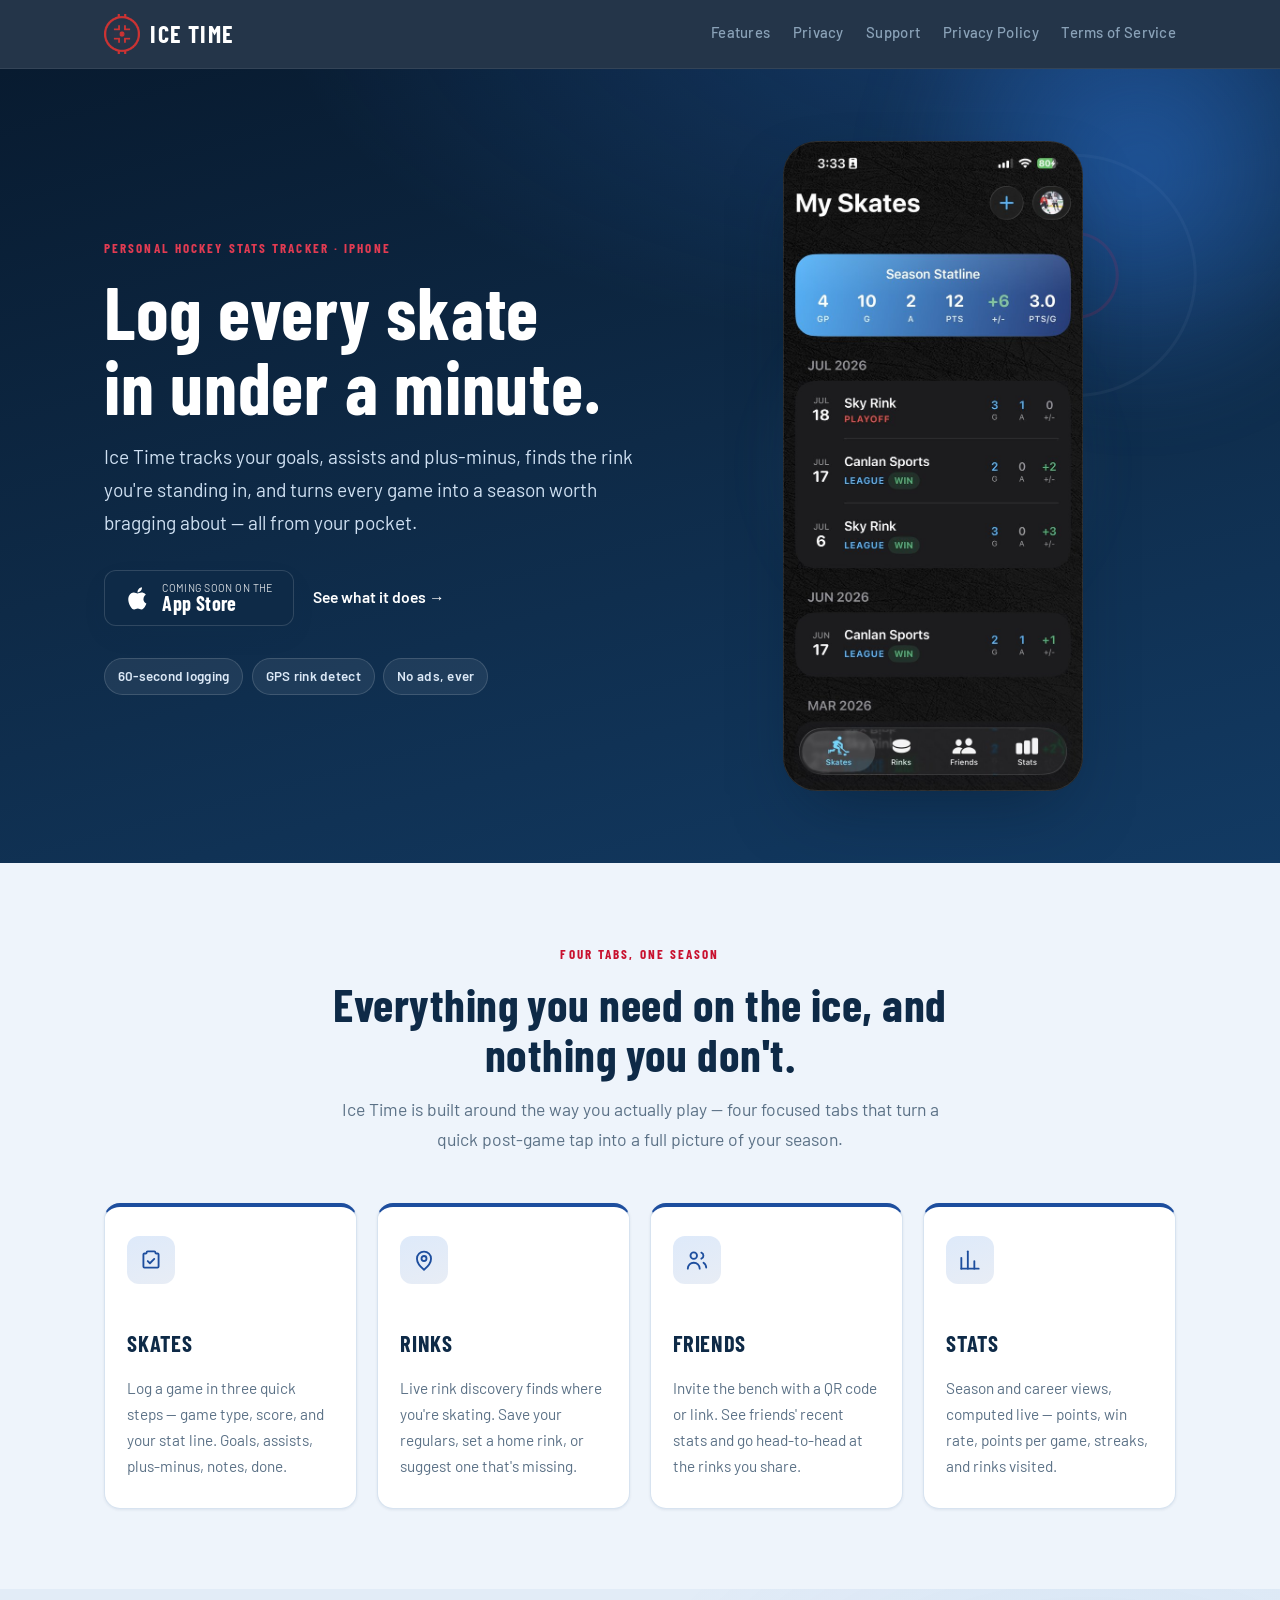
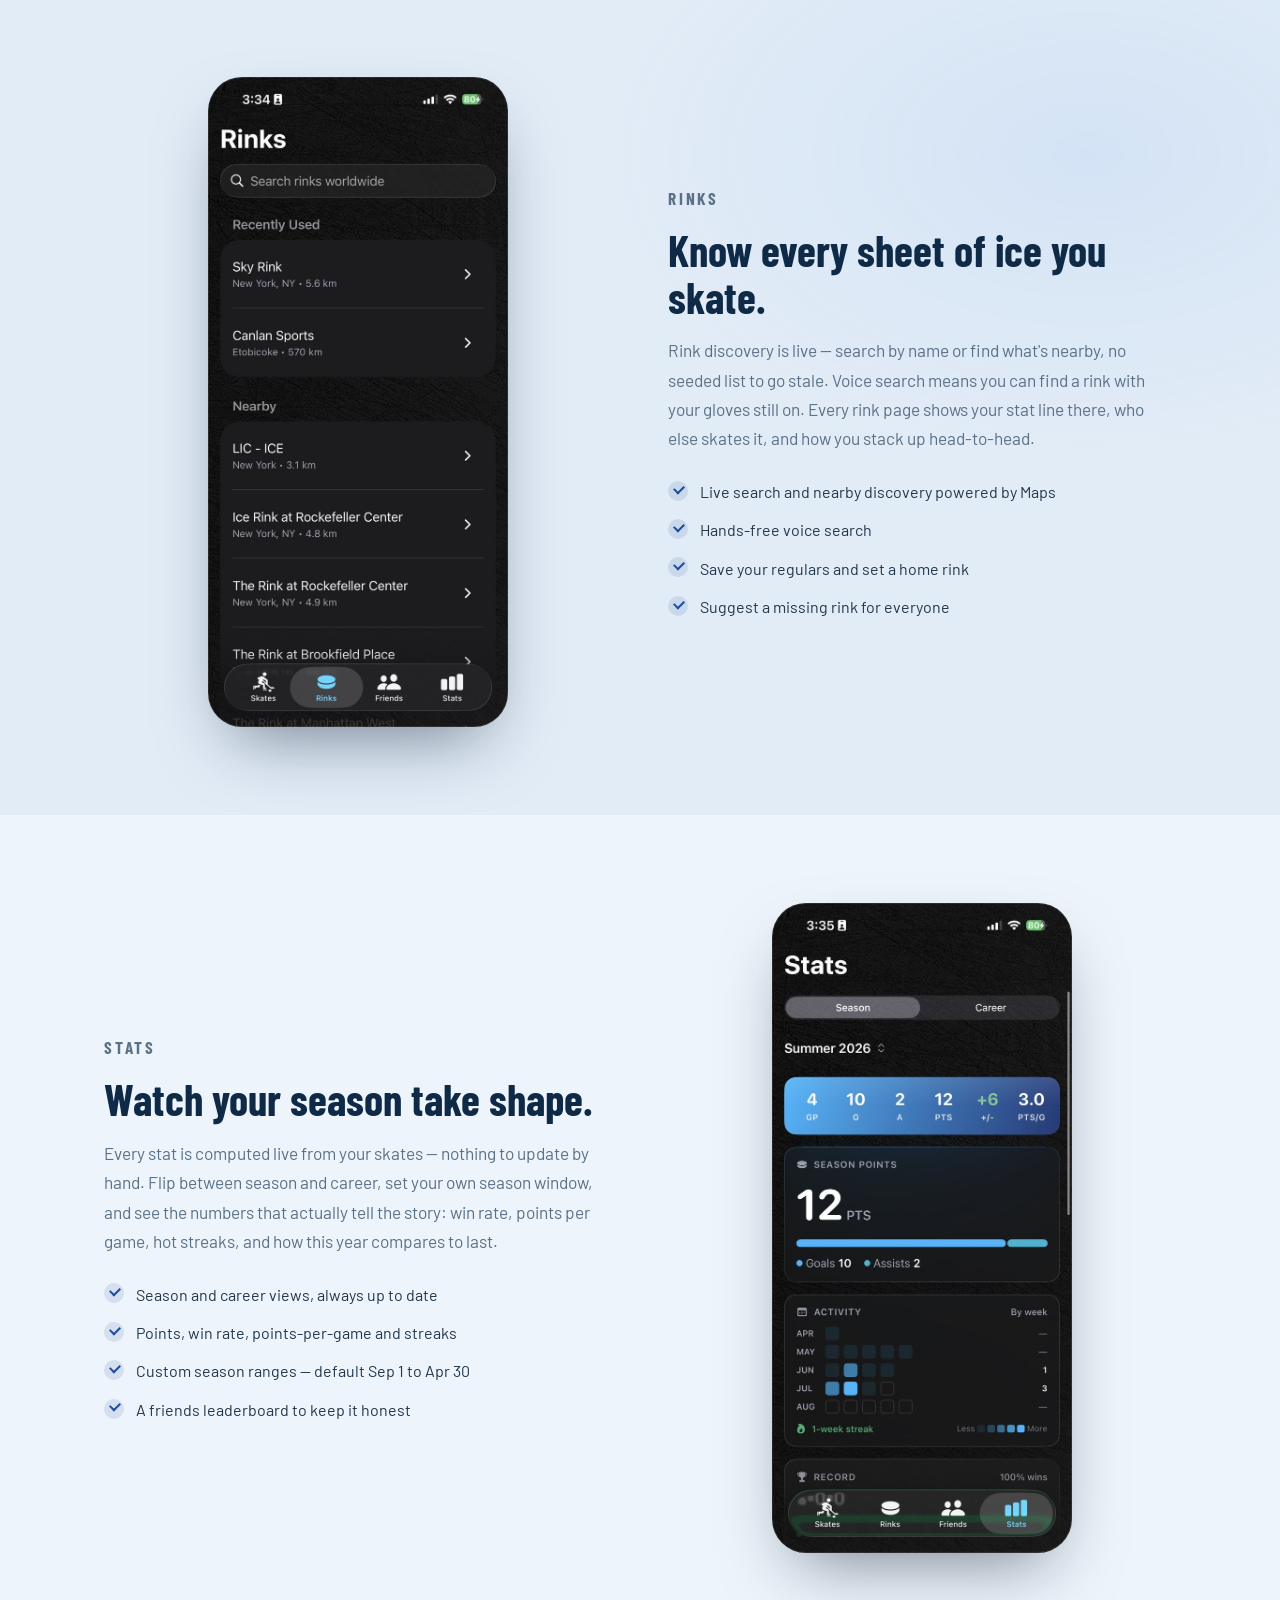
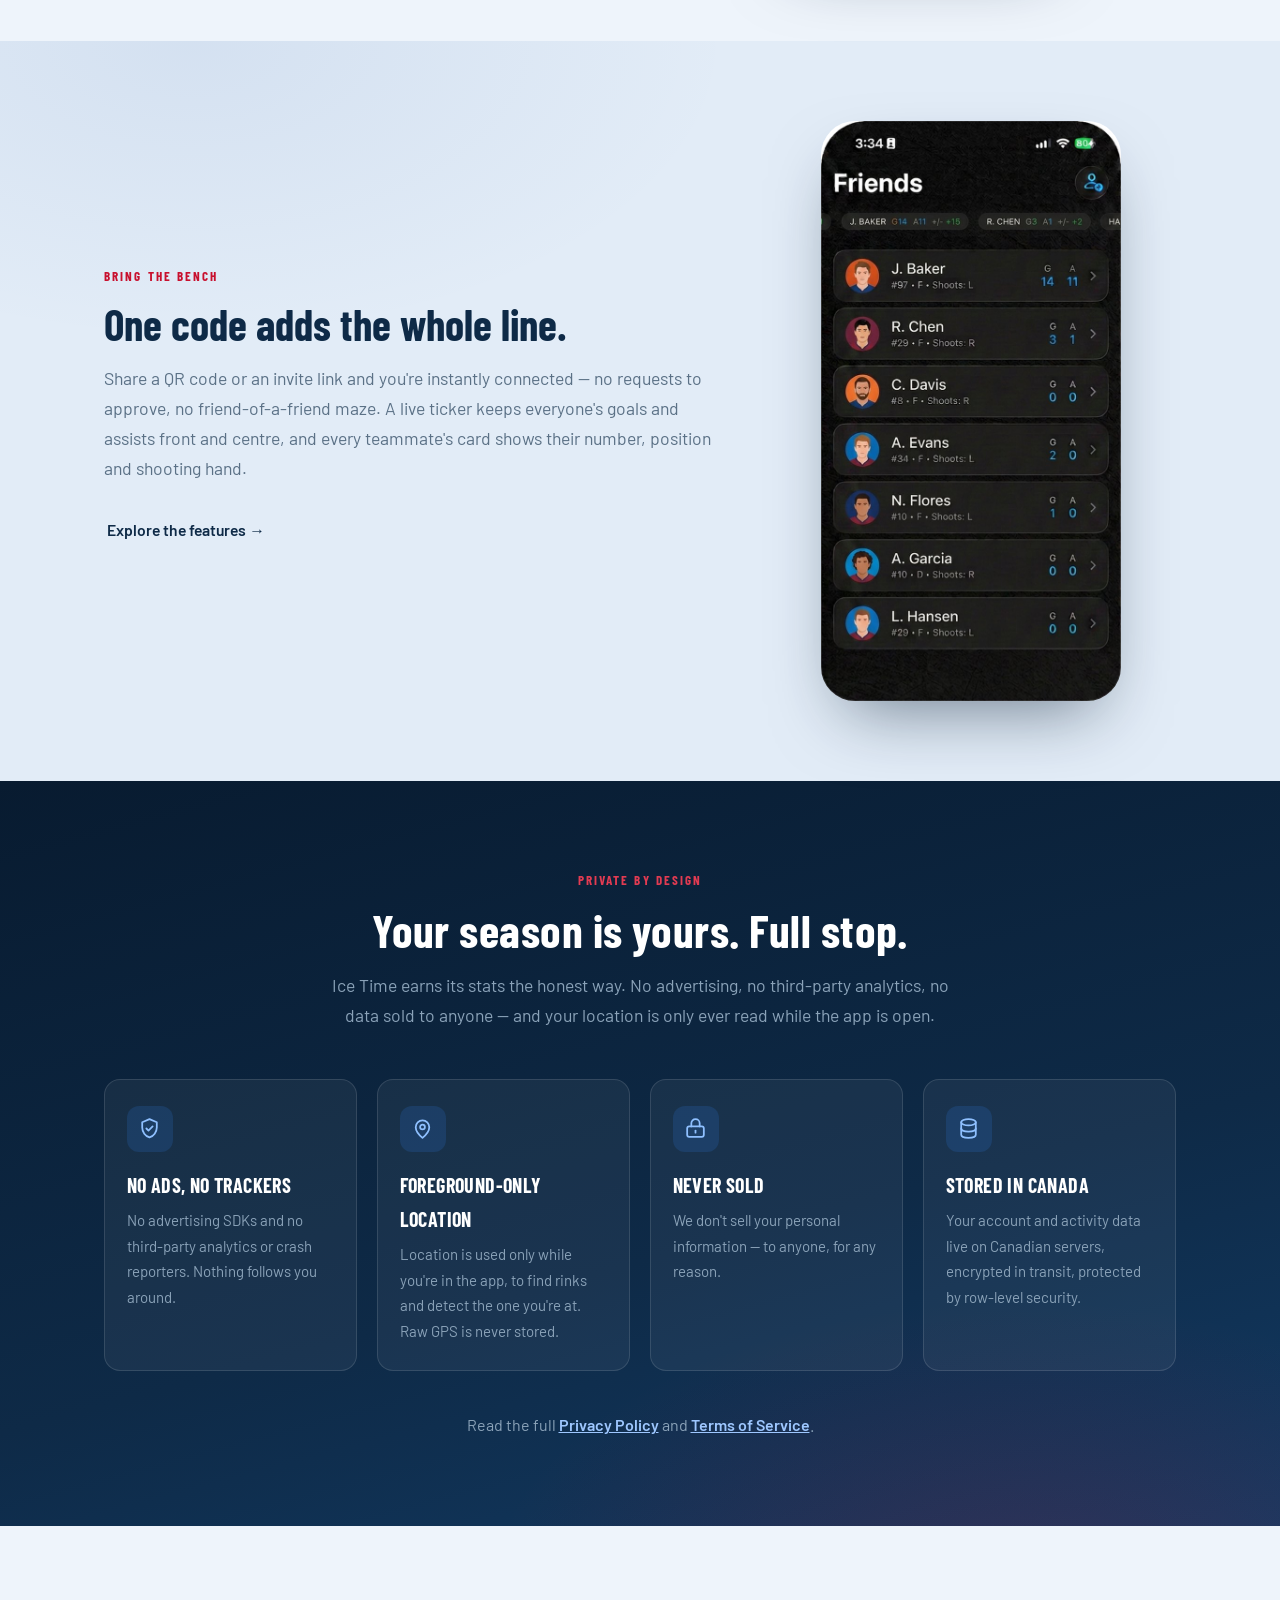
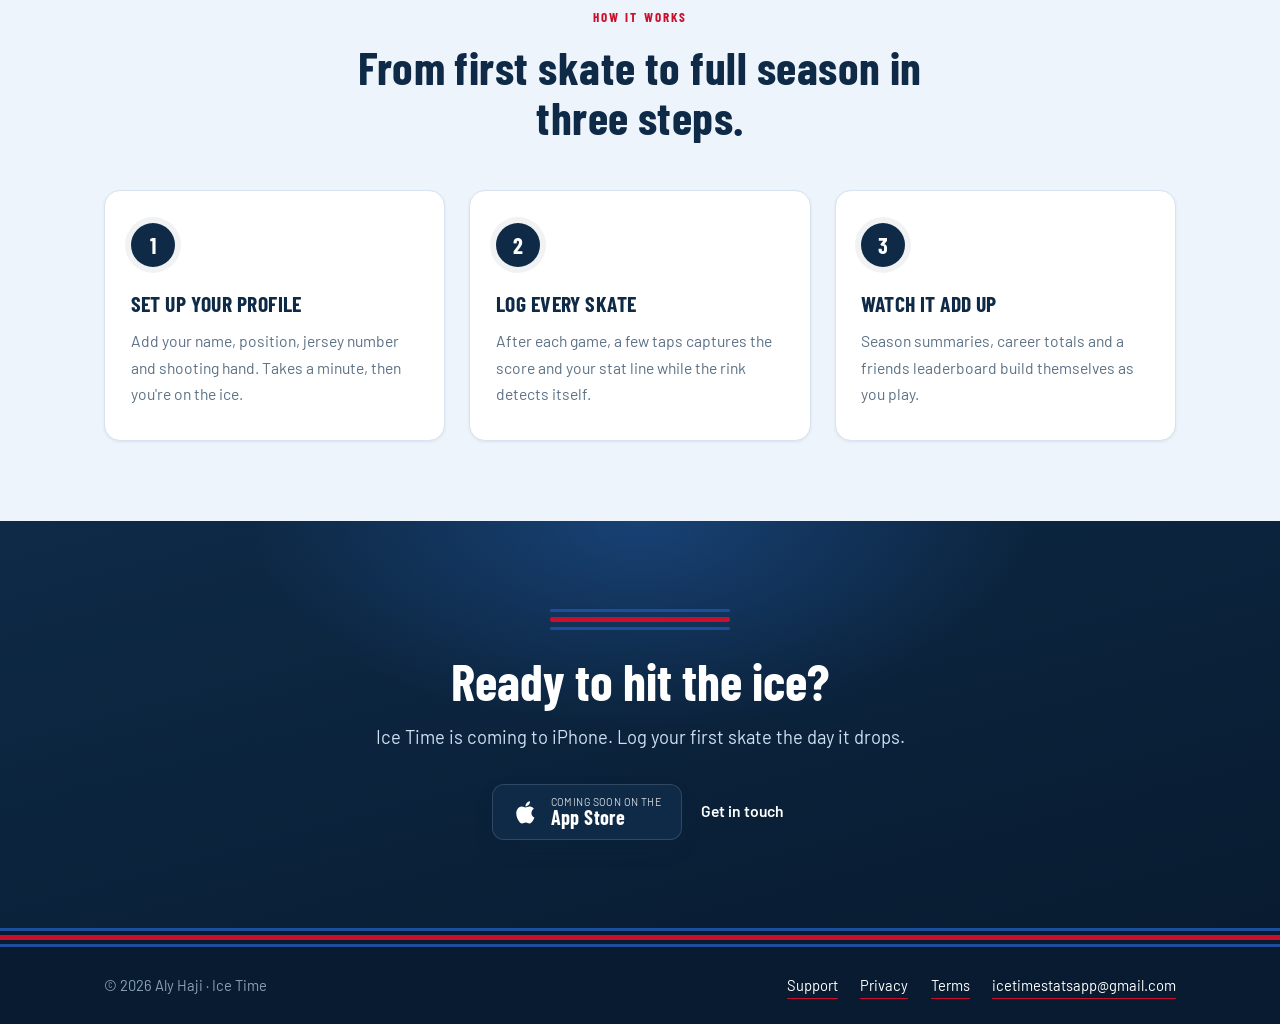
<file: index.html>
<!DOCTYPE html>
<html lang="en">
<head>
  <meta charset="UTF-8">
  <meta name="viewport" content="width=device-width, initial-scale=1.0">
  <meta name="description" content="Ice Time is a personal hockey stats tracker for iPhone. Log every skate in under 60 seconds, track goals, assists and plus-minus, find the rink you're at, skate with friends, and watch your season take shape.">
  <meta name="theme-color" content="#0e2a47">
  <title>Ice Time — Personal Hockey Stats Tracker for iPhone</title>

  <!-- Open Graph / social -->
  <meta property="og:type" content="website">
  <meta property="og:title" content="Ice Time — Personal Hockey Stats Tracker">
  <meta property="og:description" content="Log every skate in under 60 seconds. Track your goals, assists and plus-minus, find your rink, and watch your season take shape.">

  <link rel="icon" href="images/favicon-32.png" sizes="32x32">
  <link rel="icon" href="images/favicon-512.png" sizes="512x512">
  <link rel="apple-touch-icon" href="images/apple-touch-icon.png">
  <link rel="preconnect" href="https://fonts.googleapis.com">
  <link rel="preconnect" href="https://fonts.gstatic.com" crossorigin>
  <link href="https://fonts.googleapis.com/css2?family=Barlow+Condensed:wght@600;700&family=Barlow:wght@400;500;600&display=swap" rel="stylesheet">
  <link rel="stylesheet" href="style.css">
</head>
<body>

  <header class="site-header">
    <div class="wrap">
      <a class="brand" href="index.html">
        <img class="brand-mark" src="images/logo.png" width="231" height="256" alt="" aria-hidden="true">
        <span class="brand-name">Ice Time</span>
      </a>
      <nav class="site-nav" aria-label="Site">
        <a href="#features">Features</a>
        <a href="#privacy">Privacy</a>
        <a href="support.html">Support</a>
        <a href="privacy.html">Privacy Policy</a>
        <a href="terms.html">Terms of Service</a>
      </nav>
    </div>
  </header>

  <main class="mkt">

    <!-- ============ HERO ============ -->
    <section class="mkt-hero">
      <div class="mkt-hero__glow" aria-hidden="true"></div>
      <div class="mkt-hero__inner container">
        <div class="mkt-hero__copy">
          <p class="eyebrow">Personal hockey stats tracker · iPhone</p>
          <h1>Log every skate<br>in under a minute.</h1>
          <p class="lede">Ice Time tracks your goals, assists and plus-minus, finds the rink you're standing in, and turns every game into a season worth bragging about — all from your pocket.</p>
          <div class="cta-row">
            <!-- TODO: replace href with your live App Store URL when the app launches -->
            <a class="appstore-badge" href="#" aria-label="Coming soon to the App Store">
              <svg class="appstore-badge__logo" viewBox="0 0 24 24" aria-hidden="true" focusable="false">
                <path fill="currentColor" d="M17.05 12.94c-.03-2.6 2.12-3.85 2.22-3.91-1.21-1.77-3.1-2.02-3.77-2.05-1.6-.16-3.13.94-3.94.94-.81 0-2.07-.92-3.4-.9-1.75.03-3.36 1.02-4.26 2.58-1.82 3.15-.47 7.82 1.3 10.38.86 1.25 1.89 2.66 3.24 2.6 1.3-.05 1.79-.84 3.36-.84 1.57 0 2.01.84 3.39.81 1.4-.02 2.29-1.27 3.15-2.53.99-1.45 1.4-2.85 1.42-2.93-.03-.01-2.72-1.04-2.75-4.13zM14.6 5.4c.72-.87 1.2-2.08 1.07-3.29-1.03.04-2.28.69-3.02 1.55-.66.77-1.24 2-1.09 3.18 1.15.09 2.32-.58 3.04-1.44z"/>
              </svg>
              <span class="appstore-badge__text">
                <small>Coming soon on the</small>
                <strong>App Store</strong>
              </span>
            </a>
            <a class="btn-ghost btn-ghost--dark" href="#features">See what it does →</a>
          </div>
          <ul class="hero-badges" aria-label="At a glance">
            <li>60-second logging</li>
            <li>GPS rink detect</li>
            <li>No ads, ever</li>
          </ul>
        </div>

        <div class="mkt-hero__art">
          <!-- My Skates screen -->
          <img class="appshot appshot--float" src="images/skates.jpeg" width="640" height="1387"
               alt="Ice Time app — the My Skates screen: a Season Statline card showing games played, goals, assists, points and plus-minus above a list of logged skates.">
        </div>
      </div>
    </section>

    <!-- ============ FOUR TABS ============ -->
    <section class="band" id="features">
      <div class="container">
        <div class="section-head">
          <p class="eyebrow eyebrow--dark">Four tabs, one season</p>
          <h2>Everything you need on the ice, and nothing you don't.</h2>
          <p class="section-sub">Ice Time is built around the way you actually play — four focused tabs that turn a quick post-game tap into a full picture of your season.</p>
        </div>

        <div class="pillars">
          <article class="pillar">
            <span class="pillar__icon" aria-hidden="true">
              <svg viewBox="0 0 24 24" fill="none" stroke="currentColor" stroke-width="1.7" stroke-linecap="round" stroke-linejoin="round"><path d="M9 4h6a1 1 0 0 1 1 1v0a1 1 0 0 0 1 1h1a1 1 0 0 1 1 1v11a1 1 0 0 1-1 1H6a1 1 0 0 1-1-1V7a1 1 0 0 1 1-1h1a1 1 0 0 0 1-1v0a1 1 0 0 1 1-1Z"/><path d="m9 13 2 2 4-4"/></svg>
            </span>
            <h3>Skates</h3>
            <p>Log a game in three quick steps — game type, score, and your stat line. Goals, assists, plus-minus, notes, done.</p>
          </article>

          <article class="pillar">
            <span class="pillar__icon" aria-hidden="true">
              <svg viewBox="0 0 24 24" fill="none" stroke="currentColor" stroke-width="1.7" stroke-linecap="round" stroke-linejoin="round"><path d="M12 21s-6.5-5.4-6.5-10.2A6.5 6.5 0 0 1 12 4.3a6.5 6.5 0 0 1 6.5 6.5C18.5 15.6 12 21 12 21Z"/><circle cx="12" cy="10.6" r="2.3"/></svg>
            </span>
            <h3>Rinks</h3>
            <p>Live rink discovery finds where you're skating. Save your regulars, set a home rink, or suggest one that's missing.</p>
          </article>

          <article class="pillar">
            <span class="pillar__icon" aria-hidden="true">
              <svg viewBox="0 0 24 24" fill="none" stroke="currentColor" stroke-width="1.7" stroke-linecap="round" stroke-linejoin="round"><circle cx="9" cy="8" r="3"/><path d="M3.5 20a5.5 5.5 0 0 1 11 0"/><path d="M16 5.2a3 3 0 0 1 0 5.6"/><path d="M18 14.5a5.5 5.5 0 0 1 2.5 4.5"/></svg>
            </span>
            <h3>Friends</h3>
            <p>Invite the bench with a QR code or link. See friends' recent stats and go head-to-head at the rinks you share.</p>
          </article>

          <article class="pillar">
            <span class="pillar__icon" aria-hidden="true">
              <svg viewBox="0 0 24 24" fill="none" stroke="currentColor" stroke-width="1.7" stroke-linecap="round" stroke-linejoin="round"><path d="M4 20V10"/><path d="M10 20V4"/><path d="M16 20v-7"/><path d="M4 20h16"/></svg>
            </span>
            <h3>Stats</h3>
            <p>Season and career views, computed live — points, win rate, points per game, streaks, and rinks visited.</p>
          </article>
        </div>
      </div>
    </section>


    <!-- ============ DEEP DIVE: RINKS ============ -->
    <section class="feature feature--alt">
      <div class="container feature__grid feature__grid--rev">
        <div class="feature__copy">
          <p class="eyebrow eyebrow--dark">Rinks</p>
          <h2>Know every sheet of ice you skate.</h2>
          <p>Rink discovery is live — search by name or find what's nearby, no seeded list to go stale. Voice search means you can find a rink with your gloves still on. Every rink page shows your stat line there, who else skates it, and how you stack up head-to-head.</p>
          <ul class="ticks">
            <li>Live search and nearby discovery powered by Maps</li>
            <li>Hands-free voice search</li>
            <li>Save your regulars and set a home rink</li>
            <li>Suggest a missing rink for everyone</li>
          </ul>
        </div>
        <div class="feature__art">
                    <img class="appshot" src="images/rinks.jpeg" width="640" height="1387"
               alt="Ice Time app — the Rinks screen: a worldwide rink search with Recently Used and Nearby rinks listed with their distances.">
        </div>
      </div>
    </section>

    <!-- ============ DEEP DIVE: STATS ============ -->
    <section class="feature">
      <div class="container feature__grid">
        <div class="feature__copy">
          <p class="eyebrow eyebrow--dark">Stats</p>
          <h2>Watch your season take shape.</h2>
          <p>Every stat is computed live from your skates — nothing to update by hand. Flip between season and career, set your own season window, and see the numbers that actually tell the story: win rate, points per game, hot streaks, and how this year compares to last.</p>
          <ul class="ticks">
            <li>Season and career views, always up to date</li>
            <li>Points, win rate, points-per-game and streaks</li>
            <li>Custom season ranges — default Sep 1 to Apr 30</li>
            <li>A friends leaderboard to keep it honest</li>
          </ul>
        </div>
        <div class="feature__art">
                    <img class="appshot" src="images/stats.jpeg" width="640" height="1387"
               alt="Ice Time app — the Stats screen: Season and Career tabs, the season statline, season points, and a weekly activity chart.">
        </div>
      </div>
    </section>

    <!-- ============ FRIENDS BAND ============ -->
    <section class="band band--tint">
      <div class="container split">
        <div class="split__copy">
          <p class="eyebrow eyebrow--dark">Bring the bench</p>
          <h2>One code adds the whole line.</h2>
          <p class="section-sub">Share a QR code or an invite link and you're instantly connected — no requests to approve, no friend-of-a-friend maze. A live ticker keeps everyone's goals and assists front and centre, and every teammate's card shows their number, position and shooting hand.</p>
          <a class="btn-ghost" href="#features">Explore the features →</a>
        </div>
        <div class="split__art">
          <img class="appshot" src="images/friends.jpeg" width="640" height="1237"
               alt="Ice Time app — the Friends screen: a scrolling ticker of friends' stats above a list of friends showing each player's number, position, shooting hand, goals and assists.">
        </div>
      </div>
    </section>

    <!-- ============ PRIVACY ============ -->
    <section class="privacy" id="privacy">
      <div class="container">
        <div class="section-head section-head--light">
          <p class="eyebrow">Private by design</p>
          <h2>Your season is yours. Full stop.</h2>
          <p class="section-sub section-sub--light">Ice Time earns its stats the honest way. No advertising, no third-party analytics, no data sold to anyone — and your location is only ever read while the app is open.</p>
        </div>
        <div class="privacy-grid">
          <div class="pcard">
            <span class="pcard__icon" aria-hidden="true">
              <svg viewBox="0 0 24 24" fill="none" stroke="currentColor" stroke-width="1.7" stroke-linecap="round" stroke-linejoin="round"><path d="M12 3 5 6v5c0 4.4 3 8.3 7 9.6 4-1.3 7-5.2 7-9.6V6l-7-3Z"/><path d="m9 12 2 2 4-4"/></svg>
            </span>
            <h3>No ads, no trackers</h3>
            <p>No advertising SDKs and no third-party analytics or crash reporters. Nothing follows you around.</p>
          </div>
          <div class="pcard">
            <span class="pcard__icon" aria-hidden="true">
              <svg viewBox="0 0 24 24" fill="none" stroke="currentColor" stroke-width="1.7" stroke-linecap="round" stroke-linejoin="round"><path d="M12 21s-6.5-5.4-6.5-10.2A6.5 6.5 0 0 1 12 4.3a6.5 6.5 0 0 1 6.5 6.5C18.5 15.6 12 21 12 21Z"/><circle cx="12" cy="10.6" r="2.3"/></svg>
            </span>
            <h3>Foreground-only location</h3>
            <p>Location is used only while you're in the app, to find rinks and detect the one you're at. Raw GPS is never stored.</p>
          </div>
          <div class="pcard">
            <span class="pcard__icon" aria-hidden="true">
              <svg viewBox="0 0 24 24" fill="none" stroke="currentColor" stroke-width="1.7" stroke-linecap="round" stroke-linejoin="round"><rect x="4" y="10" width="16" height="10" rx="2"/><path d="M8 10V7a4 4 0 0 1 8 0v3"/><path d="M12 14v2"/></svg>
            </span>
            <h3>Never sold</h3>
            <p>We don't sell your personal information — to anyone, for any reason.</p>
          </div>
          <div class="pcard">
            <span class="pcard__icon" aria-hidden="true">
              <svg viewBox="0 0 24 24" fill="none" stroke="currentColor" stroke-width="1.7" stroke-linecap="round" stroke-linejoin="round"><ellipse cx="12" cy="6" rx="7" ry="3"/><path d="M5 6v6c0 1.7 3.1 3 7 3s7-1.3 7-3V6"/><path d="M5 12v6c0 1.7 3.1 3 7 3s7-1.3 7-3v-6"/></svg>
            </span>
            <h3>Stored in Canada</h3>
            <p>Your account and activity data live on Canadian servers, encrypted in transit, protected by row-level security.</p>
          </div>
        </div>
        <p class="privacy__link">Read the full <a href="privacy.html">Privacy Policy</a> and <a href="terms.html">Terms of Service</a>.</p>
      </div>
    </section>

    <!-- ============ HOW IT WORKS ============ -->
    <section class="band">
      <div class="container">
        <div class="section-head">
          <p class="eyebrow eyebrow--dark">How it works</p>
          <h2>From first skate to full season in three steps.</h2>
        </div>
        <ol class="steps">
          <li class="step">
            <span class="step__num">1</span>
            <h3>Set up your profile</h3>
            <p>Add your name, position, jersey number and shooting hand. Takes a minute, then you're on the ice.</p>
          </li>
          <li class="step">
            <span class="step__num">2</span>
            <h3>Log every skate</h3>
            <p>After each game, a few taps captures the score and your stat line while the rink detects itself.</p>
          </li>
          <li class="step">
            <span class="step__num">3</span>
            <h3>Watch it add up</h3>
            <p>Season summaries, career totals and a friends leaderboard build themselves as you play.</p>
          </li>
        </ol>
      </div>
    </section>

    <!-- ============ FINAL CTA ============ -->
    <section class="cta-band">
      <div class="cta-band__glow" aria-hidden="true"></div>
      <div class="container cta-band__inner">
        <div class="rink-lines rink-lines--center" aria-hidden="true"><span></span><span></span><span></span></div>
        <h2>Ready to hit the ice?</h2>
        <p>Ice Time is coming to iPhone. Log your first skate the day it drops.</p>
        <div class="cta-row cta-row--center">
          <!-- TODO: replace href with your live App Store URL when the app launches -->
          <a class="appstore-badge" href="#" aria-label="Coming soon to the App Store">
            <svg class="appstore-badge__logo" viewBox="0 0 24 24" aria-hidden="true" focusable="false">
              <path fill="currentColor" d="M17.05 12.94c-.03-2.6 2.12-3.85 2.22-3.91-1.21-1.77-3.1-2.02-3.77-2.05-1.6-.16-3.13.94-3.94.94-.81 0-2.07-.92-3.4-.9-1.75.03-3.36 1.02-4.26 2.58-1.82 3.15-.47 7.82 1.3 10.38.86 1.25 1.89 2.66 3.24 2.6 1.3-.05 1.79-.84 3.36-.84 1.57 0 2.01.84 3.39.81 1.4-.02 2.29-1.27 3.15-2.53.99-1.45 1.4-2.85 1.42-2.93-.03-.01-2.72-1.04-2.75-4.13zM14.6 5.4c.72-.87 1.2-2.08 1.07-3.29-1.03.04-2.28.69-3.02 1.55-.66.77-1.24 2-1.09 3.18 1.15.09 2.32-.58 3.04-1.44z"/>
            </svg>
            <span class="appstore-badge__text">
              <small>Coming soon on the</small>
              <strong>App Store</strong>
            </span>
          </a>
          <a class="btn-ghost btn-ghost--dark" href="mailto:icetimestatsapp@gmail.com">Get in touch</a>
        </div>
      </div>
    </section>

  </main>

  <footer class="site-footer">
    <div class="rink-lines" aria-hidden="true"><span></span><span></span><span></span></div>
    <div class="wrap">
      <span>© 2026 Aly Haji · Ice Time</span>
      <nav class="foot-nav" aria-label="Legal">
        <a href="support.html">Support</a>
        <a href="privacy.html">Privacy</a>
        <a href="terms.html">Terms</a>
        <a href="mailto:icetimestatsapp@gmail.com">icetimestatsapp@gmail.com</a>
      </nav>
    </div>
  </footer>

</body>
</html>
</file>
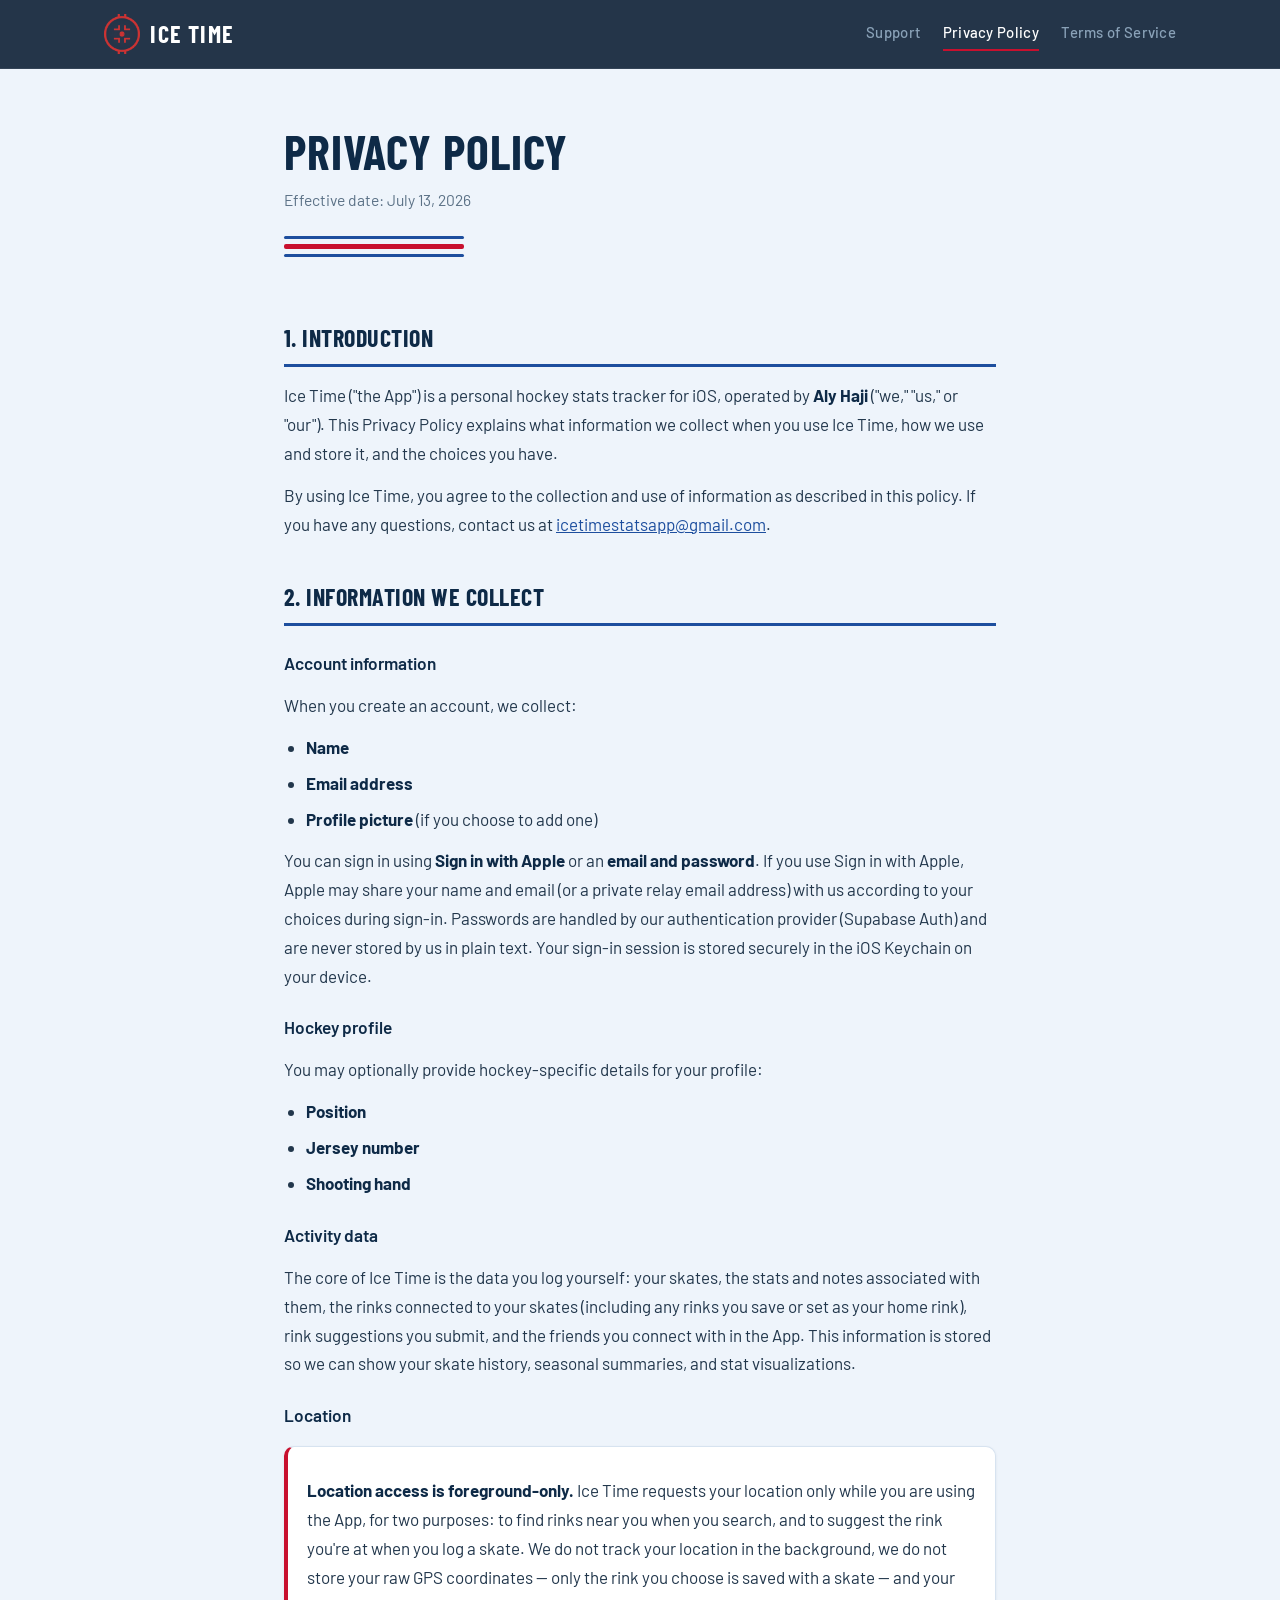
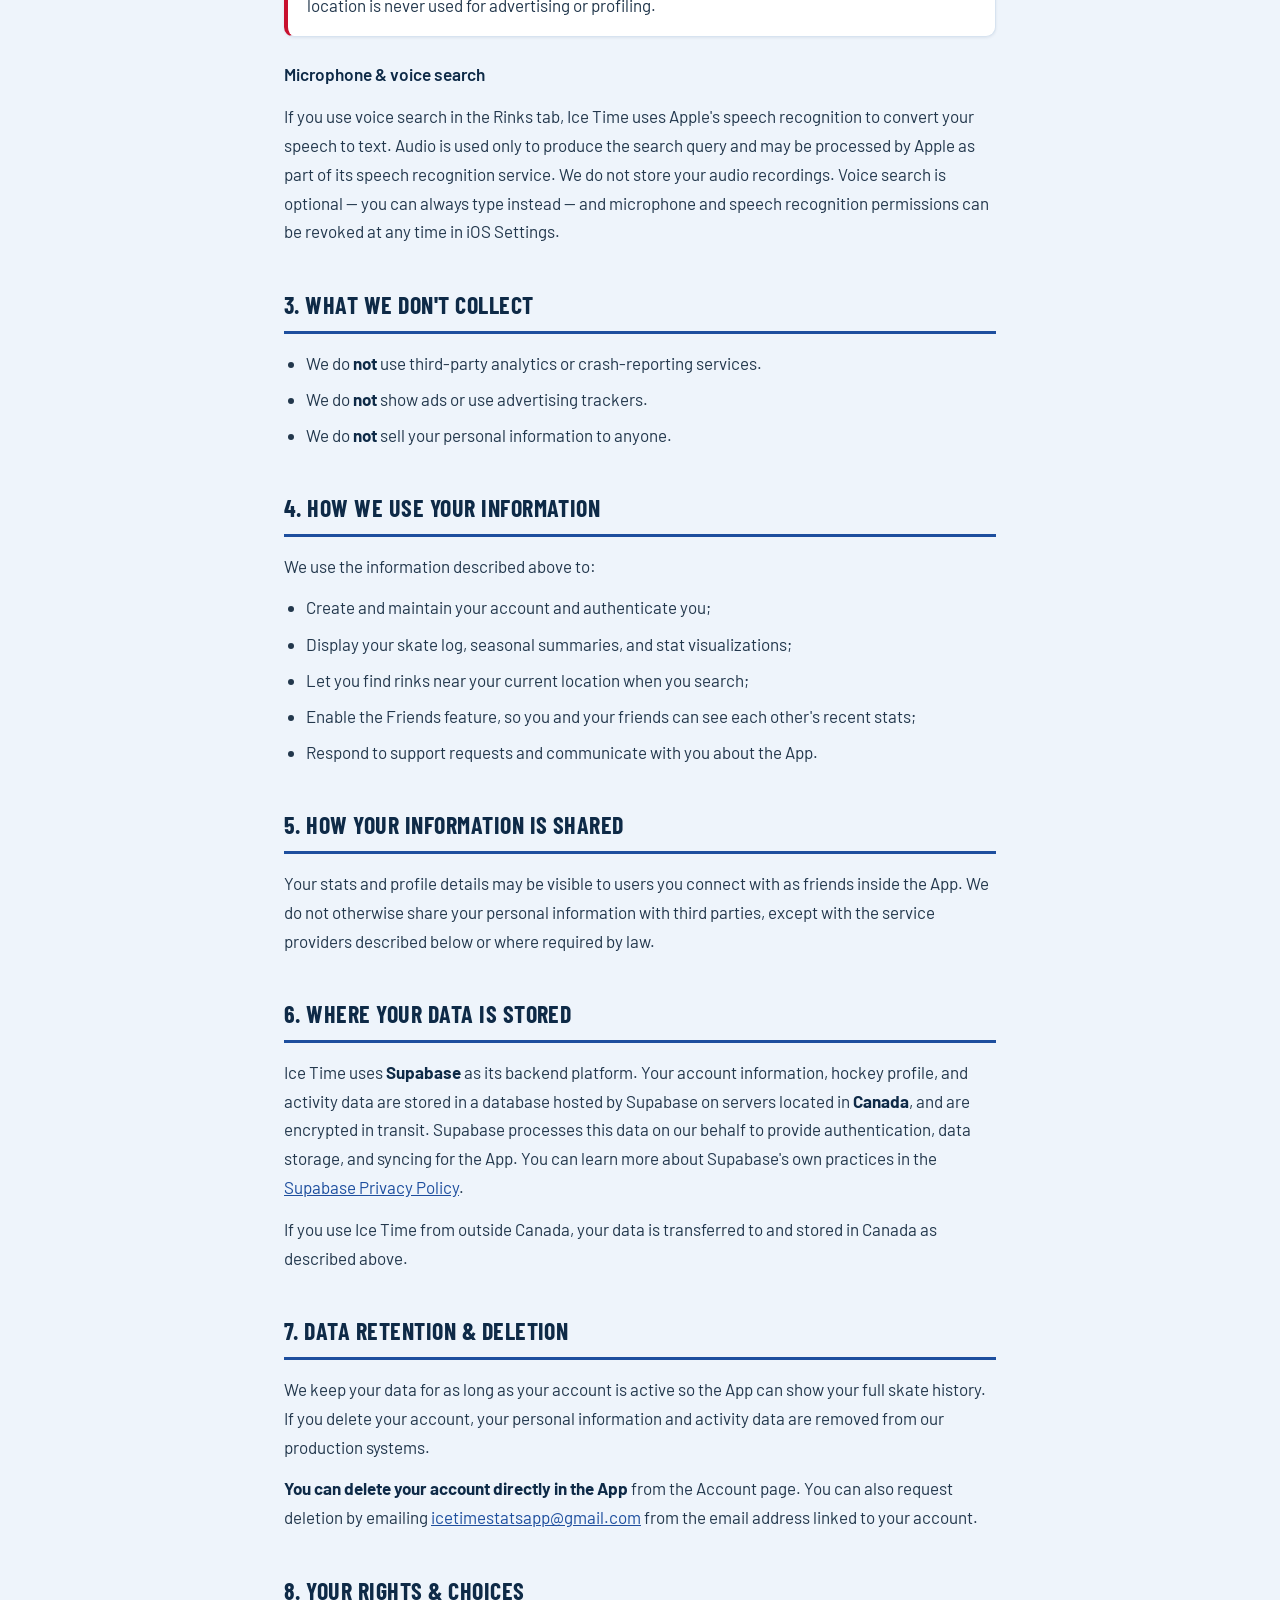
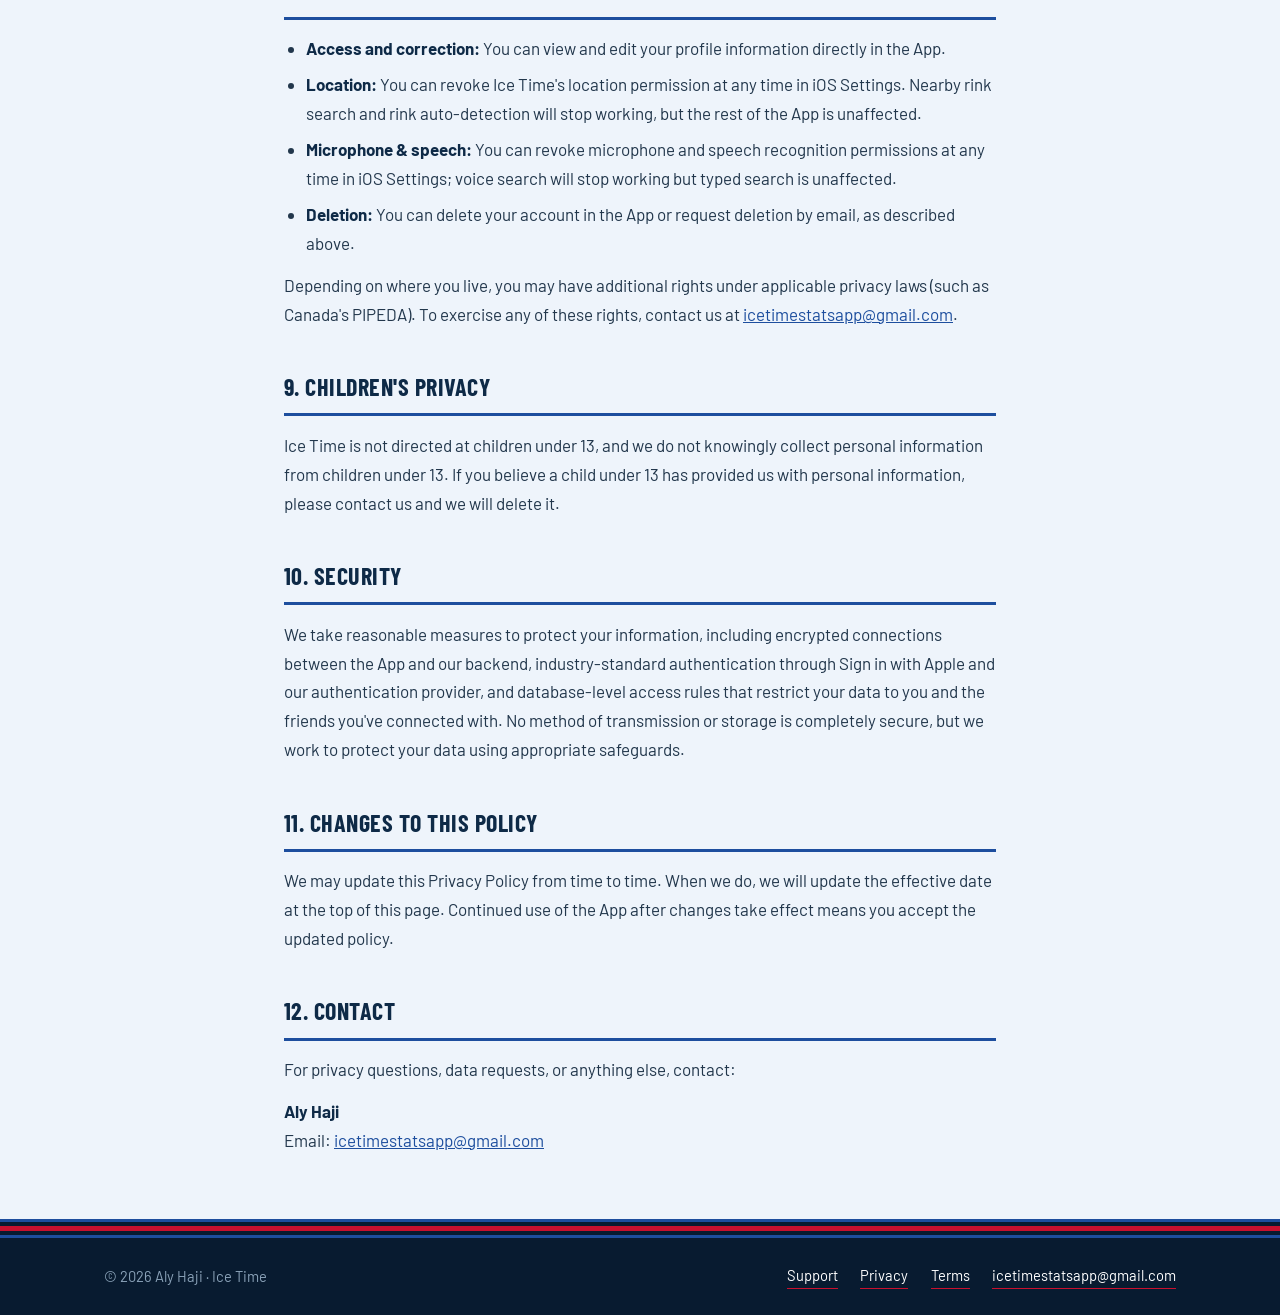
<file: privacy.html>
<!DOCTYPE html>
<html lang="en">
<head>
  <meta charset="UTF-8">
  <meta name="viewport" content="width=device-width, initial-scale=1.0">
  <meta name="description" content="Privacy Policy for Ice Time, the personal hockey stats tracker for iOS.">
  <title>Privacy Policy — Ice Time</title>
  <link rel="icon" href="images/favicon-32.png" sizes="32x32">
  <link rel="icon" href="images/favicon-512.png" sizes="512x512">
  <link rel="apple-touch-icon" href="images/apple-touch-icon.png">
  <link rel="preconnect" href="https://fonts.googleapis.com">
  <link rel="preconnect" href="https://fonts.gstatic.com" crossorigin>
  <link href="https://fonts.googleapis.com/css2?family=Barlow+Condensed:wght@600;700&family=Barlow:wght@400;500;600&display=swap" rel="stylesheet">
  <link rel="stylesheet" href="style.css">
</head>
<body>

  <header class="site-header">
    <div class="wrap">
      <a class="brand" href="index.html">
        <img class="brand-mark" src="images/logo.png" width="231" height="256" alt="" aria-hidden="true">
        <span class="brand-name">Ice Time</span>
      </a>
      <nav class="site-nav" aria-label="Site">
        <a href="support.html">Support</a>
        <a href="privacy.html" aria-current="page">Privacy Policy</a>
        <a href="terms.html">Terms of Service</a>
      </nav>
    </div>
  </header>

  <main>
    <header class="doc-header">
      <h1>Privacy Policy</h1>
      <p class="meta">Effective date: July 13, 2026</p>
      <div class="rink-lines" aria-hidden="true"><span></span><span></span><span></span></div>
    </header>

    <article>
      <section>
        <h2>1. Introduction</h2>
        <p>Ice Time ("the App") is a personal hockey stats tracker for iOS, operated by <strong>Aly Haji</strong> ("we," "us," or "our"). This Privacy Policy explains what information we collect when you use Ice Time, how we use and store it, and the choices you have.</p>
        <p>By using Ice Time, you agree to the collection and use of information as described in this policy. If you have any questions, contact us at <a href="mailto:icetimestatsapp@gmail.com">icetimestatsapp@gmail.com</a>.</p>
      </section>

      <section>
        <h2>2. Information We Collect</h2>

        <h3>Account information</h3>
        <p>When you create an account, we collect:</p>
        <ul>
          <li><strong>Name</strong></li>
          <li><strong>Email address</strong></li>
          <li><strong>Profile picture</strong> (if you choose to add one)</li>
        </ul>
        <p>You can sign in using <strong>Sign in with Apple</strong> or an <strong>email and password</strong>. If you use Sign in with Apple, Apple may share your name and email (or a private relay email address) with us according to your choices during sign-in. Passwords are handled by our authentication provider (Supabase Auth) and are never stored by us in plain text. Your sign-in session is stored securely in the iOS Keychain on your device.</p>

        <h3>Hockey profile</h3>
        <p>You may optionally provide hockey-specific details for your profile:</p>
        <ul>
          <li><strong>Position</strong></li>
          <li><strong>Jersey number</strong></li>
          <li><strong>Shooting hand</strong></li>
        </ul>

        <h3>Activity data</h3>
        <p>The core of Ice Time is the data you log yourself: your skates, the stats and notes associated with them, the rinks connected to your skates (including any rinks you save or set as your home rink), rink suggestions you submit, and the friends you connect with in the App. This information is stored so we can show your skate history, seasonal summaries, and stat visualizations.</p>

        <h3>Location</h3>
        <div class="callout">
          <p><strong>Location access is foreground-only.</strong> Ice Time requests your location only while you are using the App, for two purposes: to find rinks near you when you search, and to suggest the rink you're at when you log a skate. We do not track your location in the background, we do not store your raw GPS coordinates — only the rink you choose is saved with a skate — and your location is never used for advertising or profiling.</p>
        </div>

        <h3>Microphone &amp; voice search</h3>
        <p>If you use voice search in the Rinks tab, Ice Time uses Apple's speech recognition to convert your speech to text. Audio is used only to produce the search query and may be processed by Apple as part of its speech recognition service. We do not store your audio recordings. Voice search is optional — you can always type instead — and microphone and speech recognition permissions can be revoked at any time in iOS Settings.</p>
      </section>

      <section>
        <h2>3. What We Don't Collect</h2>
        <ul>
          <li>We do <strong>not</strong> use third-party analytics or crash-reporting services.</li>
          <li>We do <strong>not</strong> show ads or use advertising trackers.</li>
          <li>We do <strong>not</strong> sell your personal information to anyone.</li>
        </ul>
      </section>

      <section>
        <h2>4. How We Use Your Information</h2>
        <p>We use the information described above to:</p>
        <ul>
          <li>Create and maintain your account and authenticate you;</li>
          <li>Display your skate log, seasonal summaries, and stat visualizations;</li>
          <li>Let you find rinks near your current location when you search;</li>
          <li>Enable the Friends feature, so you and your friends can see each other's recent stats;</li>
          <li>Respond to support requests and communicate with you about the App.</li>
        </ul>
      </section>

      <section>
        <h2>5. How Your Information Is Shared</h2>
        <p>Your stats and profile details may be visible to users you connect with as friends inside the App. We do not otherwise share your personal information with third parties, except with the service providers described below or where required by law.</p>
      </section>

      <section>
        <h2>6. Where Your Data Is Stored</h2>
        <p>Ice Time uses <strong>Supabase</strong> as its backend platform. Your account information, hockey profile, and activity data are stored in a database hosted by Supabase on servers located in <strong>Canada</strong>, and are encrypted in transit. Supabase processes this data on our behalf to provide authentication, data storage, and syncing for the App. You can learn more about Supabase's own practices in the <a href="https://supabase.com/privacy" rel="noopener">Supabase Privacy Policy</a>.</p>
        <p>If you use Ice Time from outside Canada, your data is transferred to and stored in Canada as described above.</p>
      </section>

      <section>
        <h2>7. Data Retention &amp; Deletion</h2>
        <p>We keep your data for as long as your account is active so the App can show your full skate history. If you delete your account, your personal information and activity data are removed from our production systems.</p>
        <p><strong>You can delete your account directly in the App</strong> from the Account page. You can also request deletion by emailing <a href="mailto:icetimestatsapp@gmail.com">icetimestatsapp@gmail.com</a> from the email address linked to your account.</p>
      </section>

      <section>
        <h2>8. Your Rights &amp; Choices</h2>
        <ul>
          <li><strong>Access and correction:</strong> You can view and edit your profile information directly in the App.</li>
          <li><strong>Location:</strong> You can revoke Ice Time's location permission at any time in iOS Settings. Nearby rink search and rink auto-detection will stop working, but the rest of the App is unaffected.</li>
          <li><strong>Microphone &amp; speech:</strong> You can revoke microphone and speech recognition permissions at any time in iOS Settings; voice search will stop working but typed search is unaffected.</li>
          <li><strong>Deletion:</strong> You can delete your account in the App or request deletion by email, as described above.</li>
        </ul>
        <p>Depending on where you live, you may have additional rights under applicable privacy laws (such as Canada's PIPEDA). To exercise any of these rights, contact us at <a href="mailto:icetimestatsapp@gmail.com">icetimestatsapp@gmail.com</a>.</p>
      </section>

      <section>
        <h2>9. Children's Privacy</h2>
        <p>Ice Time is not directed at children under 13, and we do not knowingly collect personal information from children under 13. If you believe a child under 13 has provided us with personal information, please contact us and we will delete it.</p>
      </section>

      <section>
        <h2>10. Security</h2>
        <p>We take reasonable measures to protect your information, including encrypted connections between the App and our backend, industry-standard authentication through Sign in with Apple and our authentication provider, and database-level access rules that restrict your data to you and the friends you've connected with. No method of transmission or storage is completely secure, but we work to protect your data using appropriate safeguards.</p>
      </section>

      <section>
        <h2>11. Changes to This Policy</h2>
        <p>We may update this Privacy Policy from time to time. When we do, we will update the effective date at the top of this page. Continued use of the App after changes take effect means you accept the updated policy.</p>
      </section>

      <section>
        <h2>12. Contact</h2>
        <p>For privacy questions, data requests, or anything else, contact:</p>
        <p><strong>Aly Haji</strong><br>
        Email: <a href="mailto:icetimestatsapp@gmail.com">icetimestatsapp@gmail.com</a></p>
      </section>
    </article>
  </main>

  <footer class="site-footer">
    <div class="rink-lines" aria-hidden="true"><span></span><span></span><span></span></div>
    <div class="wrap">
      <span>© 2026 Aly Haji · Ice Time</span>
      <nav class="foot-nav" aria-label="Legal"><a href="support.html">Support</a><a href="privacy.html">Privacy</a><a href="terms.html">Terms</a><a href="mailto:icetimestatsapp@gmail.com">icetimestatsapp@gmail.com</a></nav>
    </div>
  </footer>

</body>
</html>
</file>
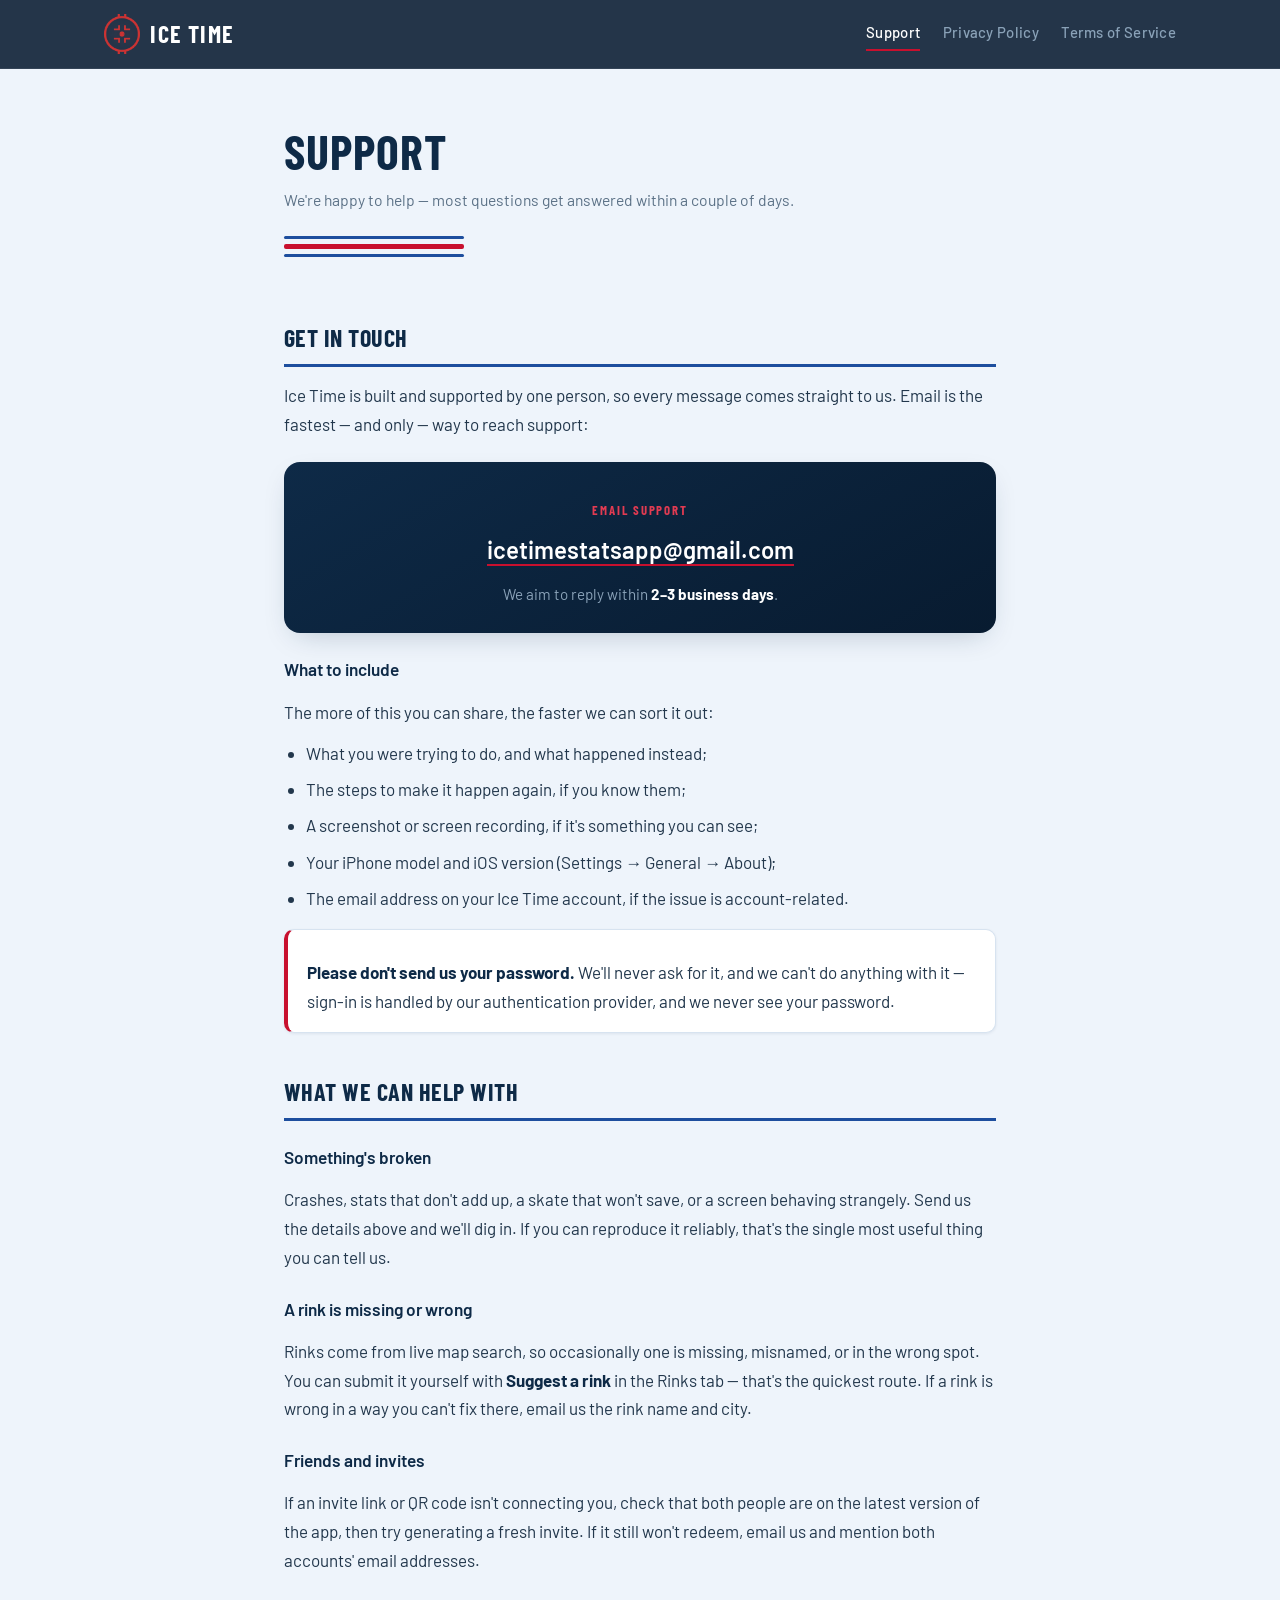
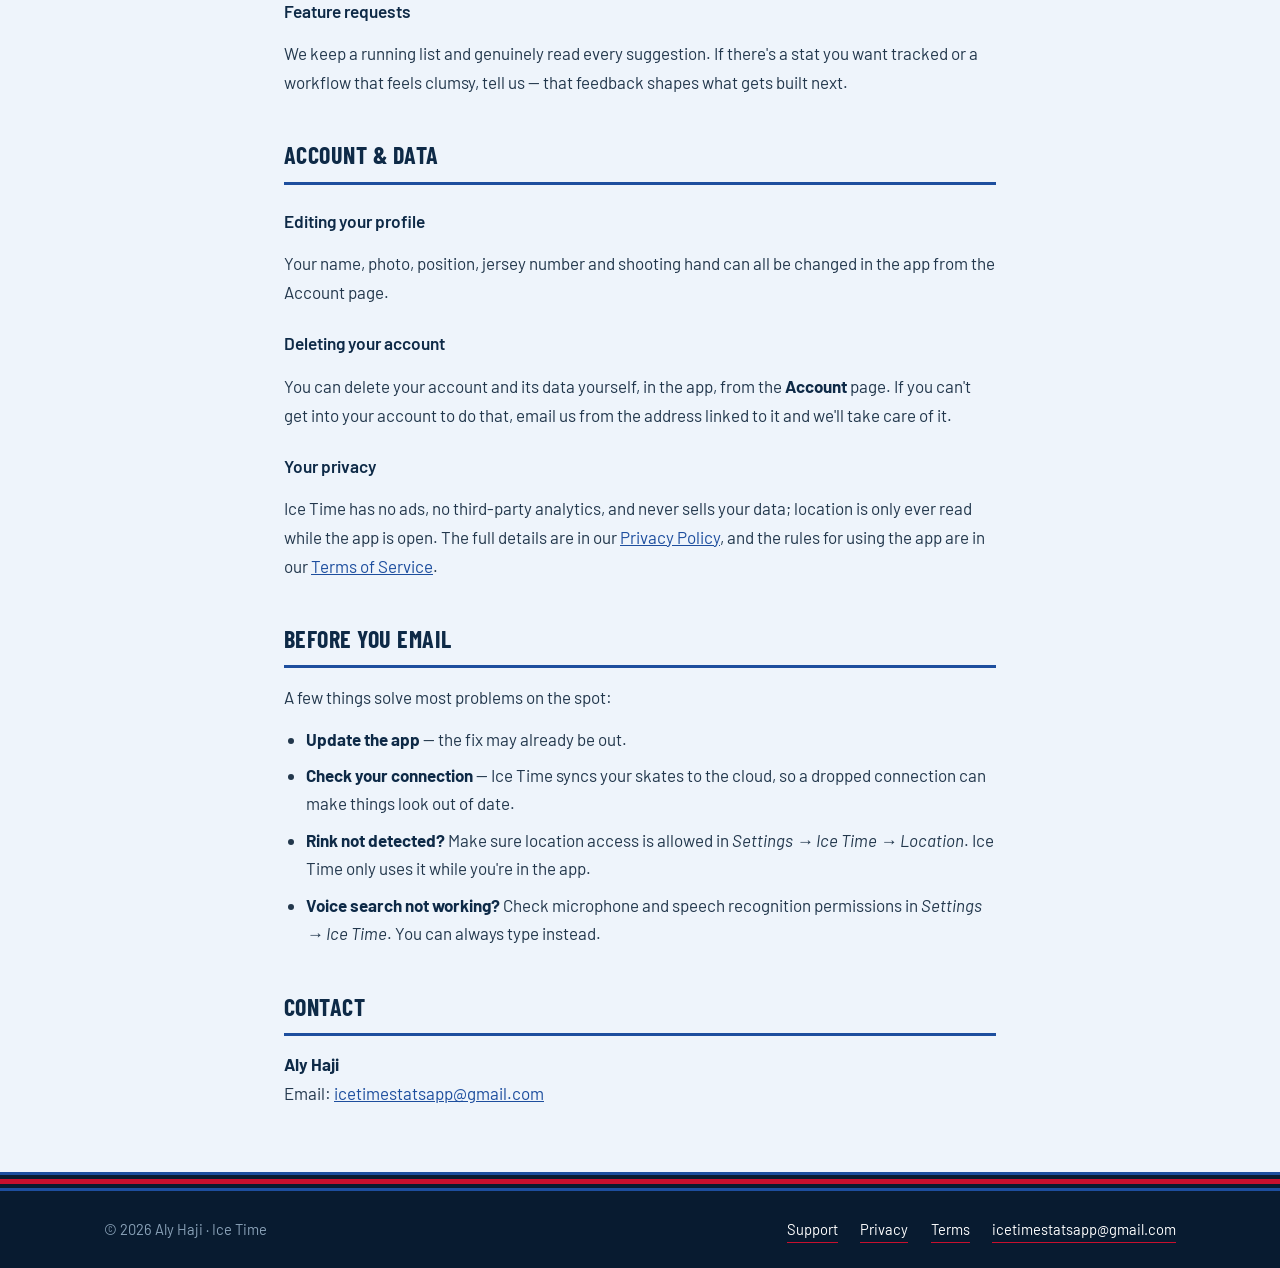
<file: support.html>
<!DOCTYPE html>
<html lang="en">
<head>
  <meta charset="UTF-8">
  <meta name="viewport" content="width=device-width, initial-scale=1.0">
  <meta name="description" content="Support for Ice Time, the personal hockey stats tracker for iPhone. Get help, report a bug, request a feature, or ask about your account and data.">
  <meta name="theme-color" content="#0e2a47">
  <title>Support — Ice Time</title>
  <link rel="icon" href="images/favicon-32.png" sizes="32x32">
  <link rel="icon" href="images/favicon-512.png" sizes="512x512">
  <link rel="apple-touch-icon" href="images/apple-touch-icon.png">
  <link rel="preconnect" href="https://fonts.googleapis.com">
  <link rel="preconnect" href="https://fonts.gstatic.com" crossorigin>
  <link href="https://fonts.googleapis.com/css2?family=Barlow+Condensed:wght@600;700&family=Barlow:wght@400;500;600&display=swap" rel="stylesheet">
  <link rel="stylesheet" href="style.css">
</head>
<body>

  <header class="site-header">
    <div class="wrap">
      <a class="brand" href="index.html">
        <img class="brand-mark" src="images/logo.png" width="231" height="256" alt="" aria-hidden="true">
        <span class="brand-name">Ice Time</span>
      </a>
      <nav class="site-nav" aria-label="Site">
        <a href="support.html" aria-current="page">Support</a>
        <a href="privacy.html">Privacy Policy</a>
        <a href="terms.html">Terms of Service</a>
      </nav>
    </div>
  </header>

  <main>
    <header class="doc-header">
      <h1>Support</h1>
      <p class="meta">We're happy to help — most questions get answered within a couple of days.</p>
      <div class="rink-lines" aria-hidden="true"><span></span><span></span><span></span></div>
    </header>

    <article>

      <section>
        <h2>Get in touch</h2>
        <p>Ice Time is built and supported by one person, so every message comes straight to us. Email is the fastest — and only — way to reach support:</p>

        <div class="support-cta">
          <p class="support-cta__label">Email support</p>
          <p class="support-cta__email"><a href="mailto:icetimestatsapp@gmail.com">icetimestatsapp@gmail.com</a></p>
          <p class="support-cta__note">We aim to reply within <strong>2–3 business days</strong>.</p>
        </div>

        <h3>What to include</h3>
        <p>The more of this you can share, the faster we can sort it out:</p>
        <ul>
          <li>What you were trying to do, and what happened instead;</li>
          <li>The steps to make it happen again, if you know them;</li>
          <li>A screenshot or screen recording, if it's something you can see;</li>
          <li>Your iPhone model and iOS version (Settings → General → About);</li>
          <li>The email address on your Ice Time account, if the issue is account-related.</li>
        </ul>
        <div class="callout">
          <p><strong>Please don't send us your password.</strong> We'll never ask for it, and we can't do anything with it — sign-in is handled by our authentication provider, and we never see your password.</p>
        </div>
      </section>

      <section>
        <h2>What we can help with</h2>

        <h3>Something's broken</h3>
        <p>Crashes, stats that don't add up, a skate that won't save, or a screen behaving strangely. Send us the details above and we'll dig in. If you can reproduce it reliably, that's the single most useful thing you can tell us.</p>

        <h3>A rink is missing or wrong</h3>
        <p>Rinks come from live map search, so occasionally one is missing, misnamed, or in the wrong spot. You can submit it yourself with <strong>Suggest a rink</strong> in the Rinks tab — that's the quickest route. If a rink is wrong in a way you can't fix there, email us the rink name and city.</p>

        <h3>Friends and invites</h3>
        <p>If an invite link or QR code isn't connecting you, check that both people are on the latest version of the app, then try generating a fresh invite. If it still won't redeem, email us and mention both accounts' email addresses.</p>

        <h3>Feature requests</h3>
        <p>We keep a running list and genuinely read every suggestion. If there's a stat you want tracked or a workflow that feels clumsy, tell us — that feedback shapes what gets built next.</p>
      </section>

      <section>
        <h2>Account &amp; data</h2>

        <h3>Editing your profile</h3>
        <p>Your name, photo, position, jersey number and shooting hand can all be changed in the app from the Account page.</p>

        <h3>Deleting your account</h3>
        <p>You can delete your account and its data yourself, in the app, from the <strong>Account</strong> page. If you can't get into your account to do that, email us from the address linked to it and we'll take care of it.</p>

        <h3>Your privacy</h3>
        <p>Ice Time has no ads, no third-party analytics, and never sells your data; location is only ever read while the app is open. The full details are in our <a href="privacy.html">Privacy Policy</a>, and the rules for using the app are in our <a href="terms.html">Terms of Service</a>.</p>
      </section>

      <section>
        <h2>Before you email</h2>
        <p>A few things solve most problems on the spot:</p>
        <ul>
          <li><strong>Update the app</strong> — the fix may already be out.</li>
          <li><strong>Check your connection</strong> — Ice Time syncs your skates to the cloud, so a dropped connection can make things look out of date.</li>
          <li><strong>Rink not detected?</strong> Make sure location access is allowed in <em>Settings → Ice Time → Location</em>. Ice Time only uses it while you're in the app.</li>
          <li><strong>Voice search not working?</strong> Check microphone and speech recognition permissions in <em>Settings → Ice Time</em>. You can always type instead.</li>
        </ul>
      </section>

      <section>
        <h2>Contact</h2>
        <p><strong>Aly Haji</strong><br>
        Email: <a href="mailto:icetimestatsapp@gmail.com">icetimestatsapp@gmail.com</a></p>
      </section>

    </article>
  </main>

  <footer class="site-footer">
    <div class="rink-lines" aria-hidden="true"><span></span><span></span><span></span></div>
    <div class="wrap">
      <span>© 2026 Aly Haji · Ice Time</span>
      <nav class="foot-nav" aria-label="Legal">
        <a href="support.html">Support</a>
        <a href="privacy.html">Privacy</a>
        <a href="terms.html">Terms</a>
        <a href="mailto:icetimestatsapp@gmail.com">icetimestatsapp@gmail.com</a>
      </nav>
    </div>
  </footer>

</body>
</html>
</file>
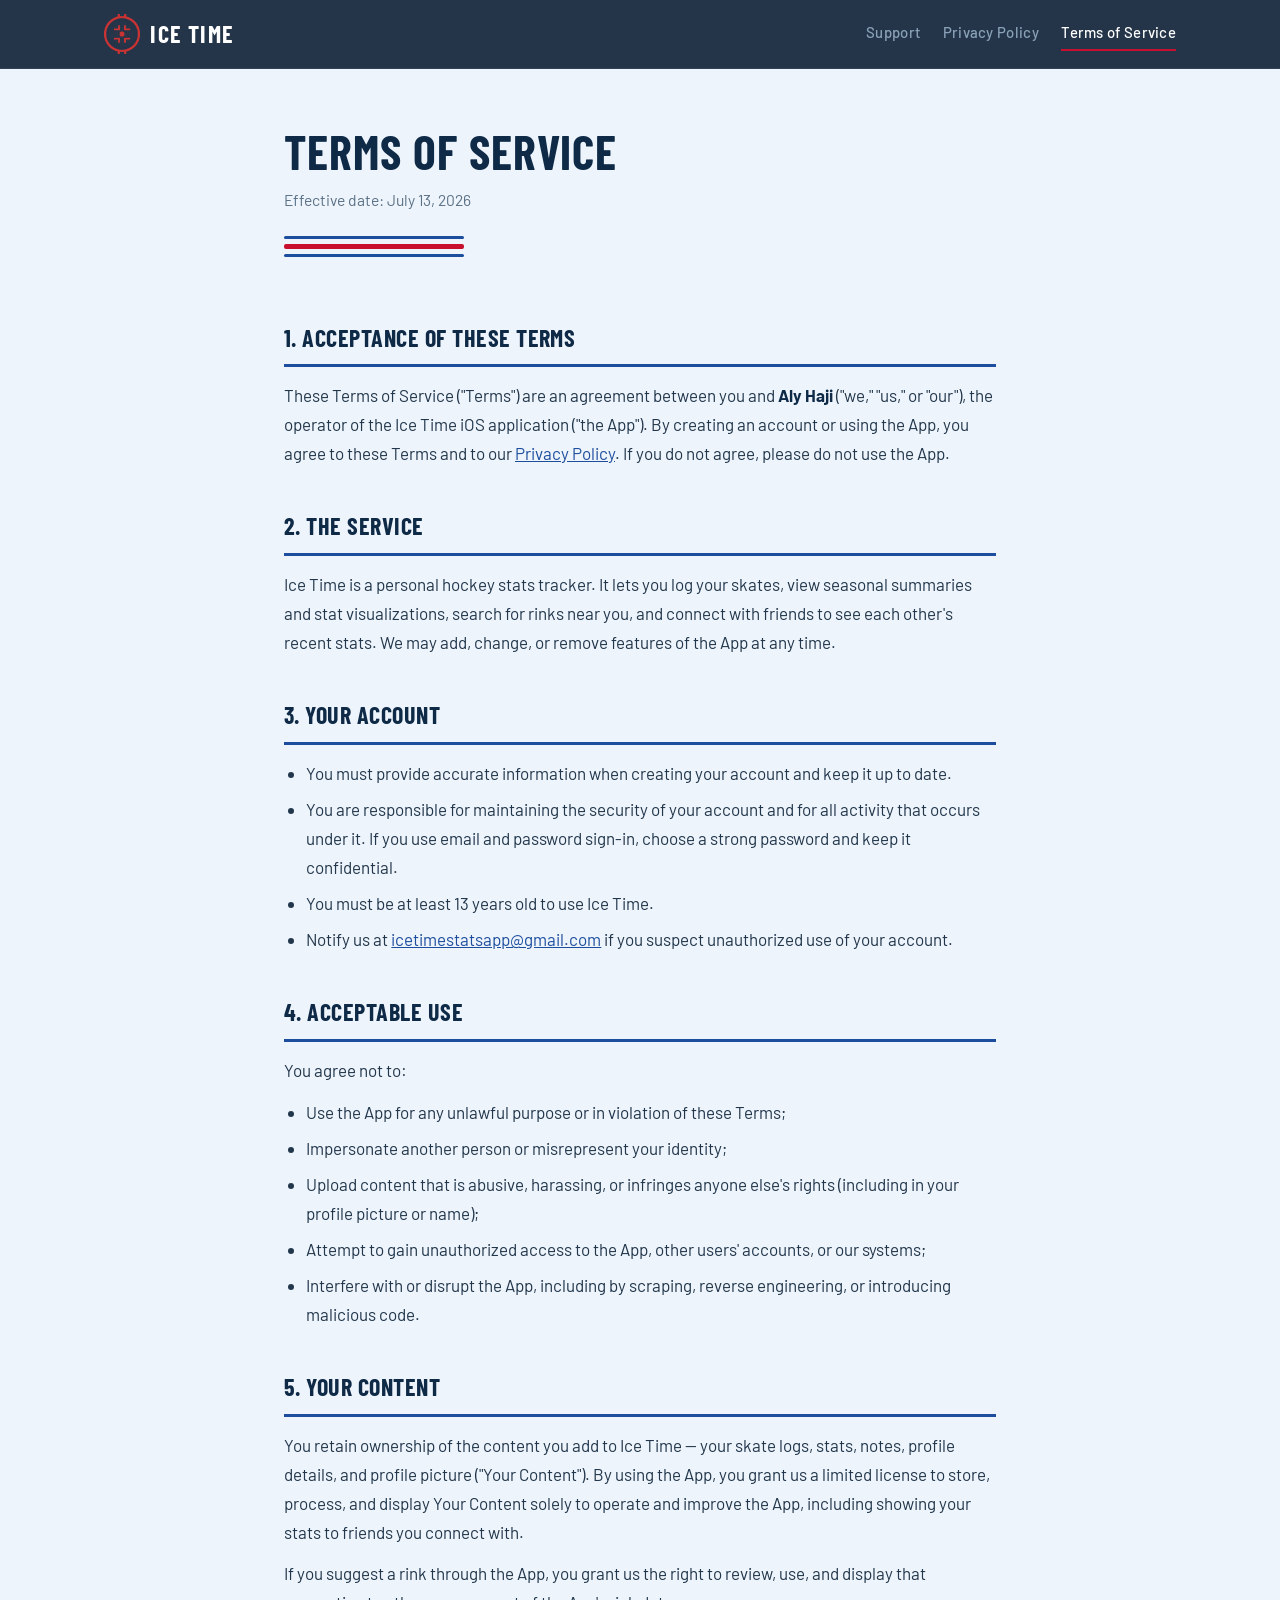
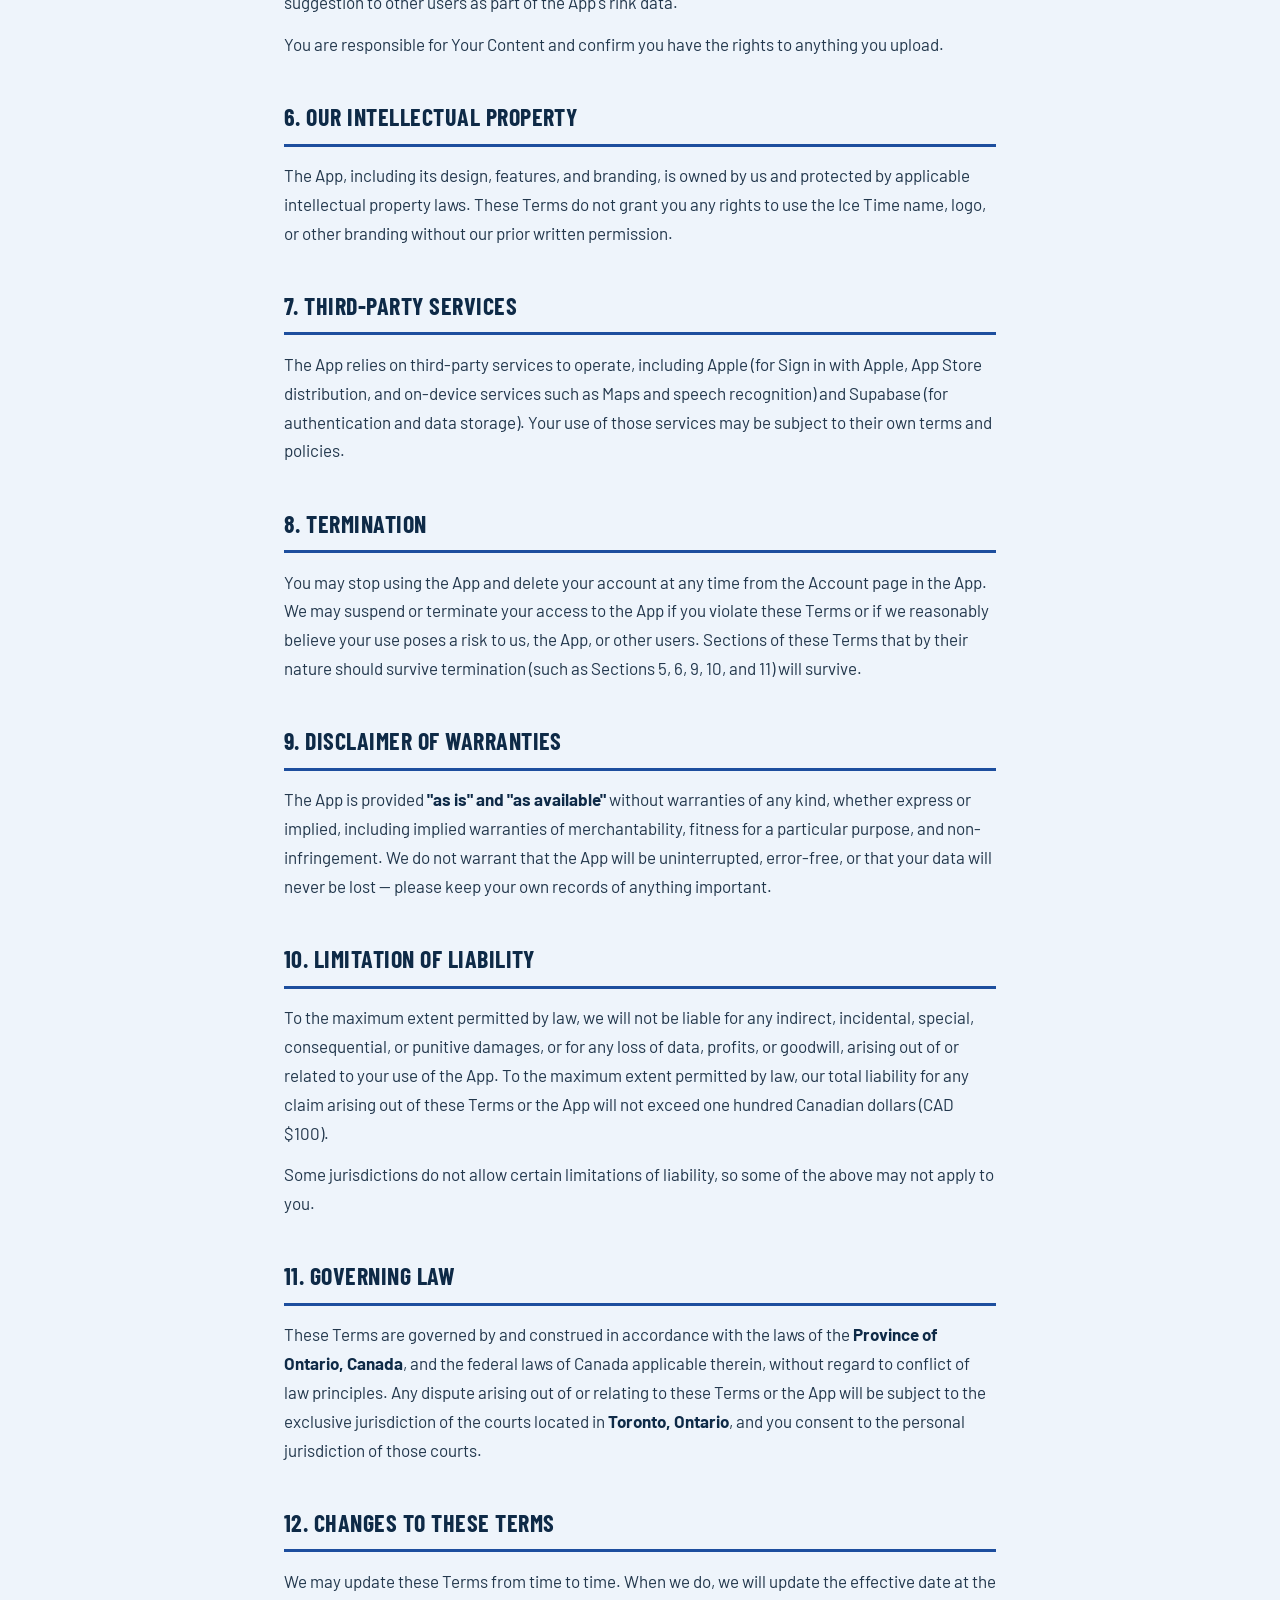
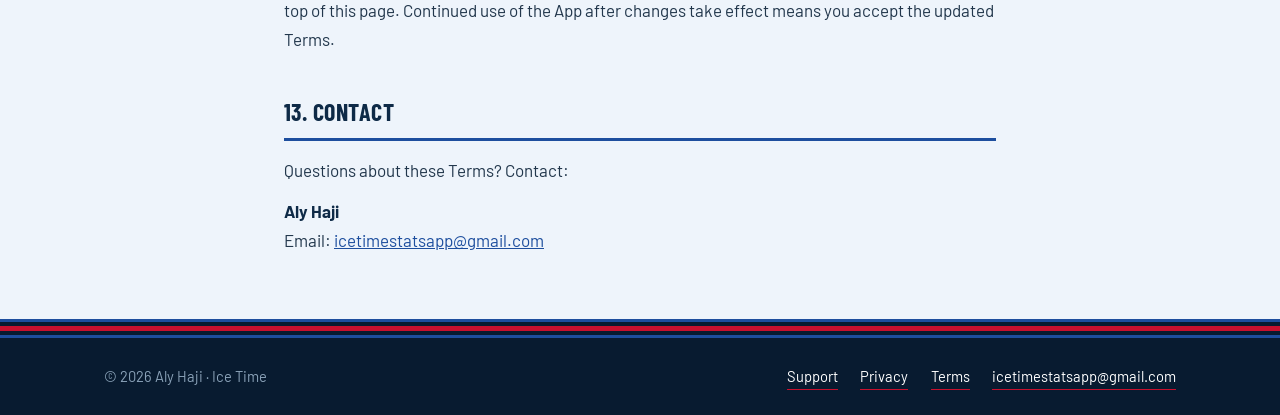
<file: terms.html>
<!DOCTYPE html>
<html lang="en">
<head>
  <meta charset="UTF-8">
  <meta name="viewport" content="width=device-width, initial-scale=1.0">
  <meta name="description" content="Terms of Service for Ice Time, the personal hockey stats tracker for iOS.">
  <title>Terms of Service — Ice Time</title>
  <link rel="icon" href="images/favicon-32.png" sizes="32x32">
  <link rel="icon" href="images/favicon-512.png" sizes="512x512">
  <link rel="apple-touch-icon" href="images/apple-touch-icon.png">
  <link rel="preconnect" href="https://fonts.googleapis.com">
  <link rel="preconnect" href="https://fonts.gstatic.com" crossorigin>
  <link href="https://fonts.googleapis.com/css2?family=Barlow+Condensed:wght@600;700&family=Barlow:wght@400;500;600&display=swap" rel="stylesheet">
  <link rel="stylesheet" href="style.css">
</head>
<body>

  <header class="site-header">
    <div class="wrap">
      <a class="brand" href="index.html">
        <img class="brand-mark" src="images/logo.png" width="231" height="256" alt="" aria-hidden="true">
        <span class="brand-name">Ice Time</span>
      </a>
      <nav class="site-nav" aria-label="Site">
        <a href="support.html">Support</a>
        <a href="privacy.html">Privacy Policy</a>
        <a href="terms.html" aria-current="page">Terms of Service</a>
      </nav>
    </div>
  </header>

  <main>
    <header class="doc-header">
      <h1>Terms of Service</h1>
      <p class="meta">Effective date: July 13, 2026</p>
      <div class="rink-lines" aria-hidden="true"><span></span><span></span><span></span></div>
    </header>

    <article>
      <section>
        <h2>1. Acceptance of These Terms</h2>
        <p>These Terms of Service ("Terms") are an agreement between you and <strong>Aly Haji</strong> ("we," "us," or "our"), the operator of the Ice Time iOS application ("the App"). By creating an account or using the App, you agree to these Terms and to our <a href="privacy.html">Privacy Policy</a>. If you do not agree, please do not use the App.</p>
      </section>

      <section>
        <h2>2. The Service</h2>
        <p>Ice Time is a personal hockey stats tracker. It lets you log your skates, view seasonal summaries and stat visualizations, search for rinks near you, and connect with friends to see each other's recent stats. We may add, change, or remove features of the App at any time.</p>
      </section>

      <section>
        <h2>3. Your Account</h2>
        <ul>
          <li>You must provide accurate information when creating your account and keep it up to date.</li>
          <li>You are responsible for maintaining the security of your account and for all activity that occurs under it. If you use email and password sign-in, choose a strong password and keep it confidential.</li>
          <li>You must be at least 13 years old to use Ice Time.</li>
          <li>Notify us at <a href="mailto:icetimestatsapp@gmail.com">icetimestatsapp@gmail.com</a> if you suspect unauthorized use of your account.</li>
        </ul>
      </section>

      <section>
        <h2>4. Acceptable Use</h2>
        <p>You agree not to:</p>
        <ul>
          <li>Use the App for any unlawful purpose or in violation of these Terms;</li>
          <li>Impersonate another person or misrepresent your identity;</li>
          <li>Upload content that is abusive, harassing, or infringes anyone else's rights (including in your profile picture or name);</li>
          <li>Attempt to gain unauthorized access to the App, other users' accounts, or our systems;</li>
          <li>Interfere with or disrupt the App, including by scraping, reverse engineering, or introducing malicious code.</li>
        </ul>
      </section>

      <section>
        <h2>5. Your Content</h2>
        <p>You retain ownership of the content you add to Ice Time — your skate logs, stats, notes, profile details, and profile picture ("Your Content"). By using the App, you grant us a limited license to store, process, and display Your Content solely to operate and improve the App, including showing your stats to friends you connect with.</p>
        <p>If you suggest a rink through the App, you grant us the right to review, use, and display that suggestion to other users as part of the App's rink data.</p>
        <p>You are responsible for Your Content and confirm you have the rights to anything you upload.</p>
      </section>

      <section>
        <h2>6. Our Intellectual Property</h2>
        <p>The App, including its design, features, and branding, is owned by us and protected by applicable intellectual property laws. These Terms do not grant you any rights to use the Ice Time name, logo, or other branding without our prior written permission.</p>
      </section>

      <section>
        <h2>7. Third-Party Services</h2>
        <p>The App relies on third-party services to operate, including Apple (for Sign in with Apple, App Store distribution, and on-device services such as Maps and speech recognition) and Supabase (for authentication and data storage). Your use of those services may be subject to their own terms and policies.</p>
      </section>

      <section>
        <h2>8. Termination</h2>
        <p>You may stop using the App and delete your account at any time from the Account page in the App. We may suspend or terminate your access to the App if you violate these Terms or if we reasonably believe your use poses a risk to us, the App, or other users. Sections of these Terms that by their nature should survive termination (such as Sections 5, 6, 9, 10, and 11) will survive.</p>
      </section>

      <section>
        <h2>9. Disclaimer of Warranties</h2>
        <p>The App is provided <strong>"as is" and "as available"</strong> without warranties of any kind, whether express or implied, including implied warranties of merchantability, fitness for a particular purpose, and non-infringement. We do not warrant that the App will be uninterrupted, error-free, or that your data will never be lost — please keep your own records of anything important.</p>
      </section>

      <section>
        <h2>10. Limitation of Liability</h2>
        <p>To the maximum extent permitted by law, we will not be liable for any indirect, incidental, special, consequential, or punitive damages, or for any loss of data, profits, or goodwill, arising out of or related to your use of the App. To the maximum extent permitted by law, our total liability for any claim arising out of these Terms or the App will not exceed one hundred Canadian dollars (CAD $100).</p>
        <p>Some jurisdictions do not allow certain limitations of liability, so some of the above may not apply to you.</p>
      </section>

      <section>
        <h2>11. Governing Law</h2>
        <p>These Terms are governed by and construed in accordance with the laws of the <strong>Province of Ontario, Canada</strong>, and the federal laws of Canada applicable therein, without regard to conflict of law principles. Any dispute arising out of or relating to these Terms or the App will be subject to the exclusive jurisdiction of the courts located in <strong>Toronto, Ontario</strong>, and you consent to the personal jurisdiction of those courts.</p>
      </section>

      <section>
        <h2>12. Changes to These Terms</h2>
        <p>We may update these Terms from time to time. When we do, we will update the effective date at the top of this page. Continued use of the App after changes take effect means you accept the updated Terms.</p>
      </section>

      <section>
        <h2>13. Contact</h2>
        <p>Questions about these Terms? Contact:</p>
        <p><strong>Aly Haji</strong><br>
        Email: <a href="mailto:icetimestatsapp@gmail.com">icetimestatsapp@gmail.com</a></p>
      </section>
    </article>
  </main>

  <footer class="site-footer">
    <div class="rink-lines" aria-hidden="true"><span></span><span></span><span></span></div>
    <div class="wrap">
      <span>© 2026 Aly Haji · Ice Time</span>
      <nav class="foot-nav" aria-label="Legal"><a href="support.html">Support</a><a href="privacy.html">Privacy</a><a href="terms.html">Terms</a><a href="mailto:icetimestatsapp@gmail.com">icetimestatsapp@gmail.com</a></nav>
    </div>
  </footer>

</body>
</html>
</file>
<file: style.css>
/* ============================================================
   Ice Time — marketing + legal site stylesheet
   Palette: fresh-ice whites, jersey navy, rink blue & red.
   One system across the landing page and the legal pages.
   ============================================================ */

:root {
  --ice:         #eef4fb;   /* page background — fresh ice          */
  --ice-2:       #e2ecf7;   /* deeper ice tint                      */
  --panel:       #ffffff;   /* cards / panels                       */
  --navy:        #0e2a47;   /* jersey navy — headings               */
  --navy-deep:   #081b30;   /* deepest navy — hero base             */
  --navy-2:      #123a63;   /* navy gradient stop                   */
  --blue-line:   #1d4e9e;   /* rink blue line                       */
  --blue-bright: #2f7ae0;   /* brighter accent / glow               */
  --red-line:    #c8102e;   /* centre-line red                      */
  --red-soft:    #e23b52;   /* lighter red for dark backgrounds     */
  --steel:       #5b7186;   /* muted text                           */
  --steel-2:     #8aa2b8;   /* muted text on dark                   */
  --text:        #22374c;   /* body text                            */
  --line:        #d7e3f0;   /* hairline borders                     */
  --white:       #ffffff;

  --radius:      16px;
  --radius-sm:   10px;
  --shadow-sm:   0 1px 3px rgba(14,42,71,.08);
  --shadow-md:   0 10px 30px -12px rgba(14,42,71,.28);
  --shadow-lg:   0 30px 70px -25px rgba(8,27,48,.55);
  --maxw:        1120px;
  --readw:       760px;

  --cond: "Barlow Condensed", "Barlow", system-ui, sans-serif;
  --sans: "Barlow", -apple-system, BlinkMacSystemFont, "Segoe UI", sans-serif;
}

* { margin: 0; padding: 0; box-sizing: border-box; }

html { scroll-behavior: smooth; -webkit-text-size-adjust: 100%; }

body {
  font-family: var(--sans);
  font-size: 1.0625rem;
  line-height: 1.7;
  color: var(--text);
  background: var(--ice);
  -webkit-font-smoothing: antialiased;
  overflow-x: hidden;
}

img { max-width: 100%; display: block; }

.container {
  width: 100%;
  max-width: var(--maxw);
  margin: 0 auto;
  padding: 0 1.5rem;
}

/* ---------- Signature rink-line divider ---------- */
.rink-lines {
  display: flex;
  flex-direction: column;
  gap: 5px;
}
.rink-lines span { display: block; height: 3px; border-radius: 2px; }
.rink-lines span:nth-child(1),
.rink-lines span:nth-child(3) { background: var(--blue-line); }
.rink-lines span:nth-child(2) { background: var(--red-line); height: 5px; }
.rink-lines--center { max-width: 180px; margin: 0 auto 1.5rem; }

/* ---------- Shared type helpers ---------- */
.eyebrow {
  font-family: var(--cond);
  font-weight: 700;
  text-transform: uppercase;
  letter-spacing: .16em;
  font-size: .82rem;
  color: var(--red-soft);
  margin-bottom: .85rem;
}
.eyebrow--dark { color: var(--red-line); }

/* ============================================================
   Header
   ============================================================ */
.site-header {
  position: sticky;
  top: 0;
  z-index: 50;
  background: rgba(9,27,48,.88);
  backdrop-filter: saturate(140%) blur(10px);
  -webkit-backdrop-filter: saturate(140%) blur(10px);
  border-bottom: 1px solid rgba(255,255,255,.08);
  color: var(--white);
  padding: .85rem 0;
}
.site-header .wrap {
  max-width: var(--maxw);
  margin: 0 auto;
  padding: 0 1.5rem;
  display: flex;
  align-items: center;
  justify-content: space-between;
  gap: 1rem;
  flex-wrap: wrap;
}
.brand {
  display: flex;
  align-items: center;
  gap: .65rem;
  color: var(--white);
  text-decoration: none;
}
.brand:hover .brand-name { color: var(--ice-2); }

/* Faceoff-circle logo */
.brand-mark {
  width: auto;
  height: 40px;
  flex-shrink: 0;
}
.brand-name {
  font-family: var(--cond);
  font-weight: 700;
  font-size: 1.5rem;
  letter-spacing: .05em;
  text-transform: uppercase;
}
.site-nav { display: flex; gap: 1.4rem; flex-wrap: wrap; }
.site-nav a {
  color: var(--steel-2);
  text-decoration: none;
  font-size: .93rem;
  font-weight: 500;
  letter-spacing: .02em;
  padding: .2rem 0;
  border-bottom: 2px solid transparent;
  transition: color .15s ease, border-color .15s ease;
}
.site-nav a:hover,
.site-nav a[aria-current="page"] {
  color: var(--white);
  border-bottom-color: var(--red-line);
}

:focus-visible {
  outline: 3px solid var(--blue-bright);
  outline-offset: 3px;
  border-radius: 3px;
}

/* ============================================================
   Buttons
   ============================================================ */
.cta-row {
  display: flex;
  align-items: center;
  gap: 1rem;
  flex-wrap: wrap;
  margin-top: 1.9rem;
}
.cta-row--center { justify-content: center; }

.appstore-badge {
  display: inline-flex;
  align-items: center;
  gap: .7rem;
  background: var(--navy);
  color: var(--white);
  text-decoration: none;
  padding: .7rem 1.25rem;
  border-radius: 12px;
  border: 1px solid rgba(255,255,255,.14);
  box-shadow: var(--shadow-md);
  transition: transform .15s ease, box-shadow .15s ease;
}
.appstore-badge:hover { transform: translateY(-2px); box-shadow: var(--shadow-lg); }
.appstore-badge__logo { width: 26px; height: 26px; flex-shrink: 0; }
.appstore-badge__text { display: flex; flex-direction: column; line-height: 1.05; text-align: left; }
.appstore-badge__text small { font-size: .66rem; letter-spacing: .04em; opacity: .82; text-transform: uppercase; }
.appstore-badge__text strong { font-family: var(--cond); font-weight: 700; font-size: 1.25rem; letter-spacing: .02em; }

.btn-ghost {
  display: inline-flex;
  align-items: center;
  font-weight: 600;
  font-size: .98rem;
  color: var(--navy);
  text-decoration: none;
  padding: .7rem .2rem;
  border-bottom: 2px solid transparent;
  transition: border-color .15s ease, color .15s ease;
}
.btn-ghost:hover { border-bottom-color: var(--red-line); }
.btn-ghost--dark { color: var(--white); }
.btn-ghost--dark:hover { border-bottom-color: var(--red-soft); }

/* ============================================================
   Marketing layout wrapper (full-bleed sections)
   ============================================================ */
main.mkt { max-width: none; margin: 0; padding: 0; display: block; }

.section-head { max-width: 640px; margin: 0 auto 3rem; text-align: center; }
.section-head h2 {
  font-family: var(--cond);
  font-weight: 700;
  font-size: clamp(1.9rem, 4.4vw, 2.9rem);
  line-height: 1.08;
  letter-spacing: .01em;
  color: var(--navy);
}
.section-sub { margin-top: 1rem; font-size: 1.1rem; color: var(--steel); }
.section-head--light h2 { color: var(--white); }
.section-sub--light { color: var(--steel-2); }

/* ---------- Hero ---------- */
.mkt-hero {
  position: relative;
  background:
    radial-gradient(1200px 600px at 78% -10%, rgba(47,122,224,.28), transparent 60%),
    linear-gradient(165deg, var(--navy-deep) 0%, var(--navy) 48%, var(--navy-2) 100%);
  color: var(--white);
  overflow: hidden;
  isolation: isolate;
}
/* faint faceoff-circle texture */
.mkt-hero::before {
  content: "";
  position: absolute;
  inset: 0;
  background-image:
    radial-gradient(circle at 84% 26%, transparent 118px, rgba(255,255,255,.06) 119px, rgba(255,255,255,.06) 121px, transparent 122px),
    radial-gradient(circle at 84% 26%, transparent 40px, rgba(200,16,46,.28) 41px, rgba(200,16,46,.28) 43px, transparent 44px);
  z-index: -1;
  opacity: .8;
}
.mkt-hero__glow {
  position: absolute;
  width: 520px; height: 520px;
  right: -120px; top: -160px;
  background: radial-gradient(circle, rgba(47,122,224,.5), transparent 68%);
  filter: blur(30px);
  z-index: -1;
}
.mkt-hero__inner {
  display: grid;
  grid-template-columns: 1.05fr .95fr;
  gap: 3rem;
  align-items: center;
  padding-top: 4.5rem;
  padding-bottom: 4.5rem;
}
.mkt-hero__copy h1 {
  font-family: var(--cond);
  font-weight: 700;
  font-size: clamp(2.7rem, 6.2vw, 4.6rem);
  line-height: 1.02;
  letter-spacing: .01em;
  color: var(--white);
  margin-bottom: 1.15rem;
}
.mkt-hero .lede {
  font-size: 1.2rem;
  color: #cfe0f2;
  max-width: 34rem;
}
.hero-badges {
  list-style: none;
  display: flex;
  flex-wrap: wrap;
  gap: .55rem;
  margin-top: 2rem;
}
.hero-badges li {
  font-size: .84rem;
  font-weight: 600;
  letter-spacing: .02em;
  color: #dbe8f6;
  background: rgba(255,255,255,.07);
  border: 1px solid rgba(255,255,255,.14);
  padding: .38rem .8rem;
  border-radius: 999px;
}
.mkt-hero__art { display: flex; justify-content: center; }

/* ============================================================
   Real app screenshots
   ============================================================ */
.appshot {
  width: 100%;
  max-width: 300px;
  height: auto;
  border-radius: 34px;
  box-shadow: var(--shadow-lg);
  /* the screenshots are dark; a hairline keeps them from bleeding
     into dark backgrounds while staying invisible on light ones */
  outline: 1px solid rgba(255,255,255,.10);
  outline-offset: -1px;
}
.appshot--float { animation: float 6s ease-in-out infinite; }
@keyframes float { 0%,100% { transform: translateY(-6px); } 50% { transform: translateY(6px); } }

/* soft halo so the dark screenshot separates from the dark hero */
.mkt-hero__art { position: relative; }
.mkt-hero__art::before {
  content: "";
  position: absolute;
  width: 360px; height: 360px;
  top: 50%; left: 50%;
  transform: translate(-50%, -50%);
  background: radial-gradient(circle, rgba(120,180,255,.30), transparent 66%);
  filter: blur(26px);
  z-index: 0;
}
.mkt-hero__art .appshot { position: relative; z-index: 1; }

/* ============================================================
   Bands & sections
   ============================================================ */
.band { padding: 5rem 0; background: var(--ice); }
.band--tint {
  background:
    radial-gradient(900px 500px at 15% 0%, rgba(29,78,158,.07), transparent 60%),
    var(--ice-2);
}

/* Four pillars */
.pillars {
  display: grid;
  grid-template-columns: repeat(4, 1fr);
  gap: 1.25rem;
}
.pillar {
  background: var(--panel);
  border: 1px solid var(--line);
  border-top: 4px solid var(--blue-line);
  border-radius: var(--radius);
  padding: 1.8rem 1.4rem;
  box-shadow: var(--shadow-sm);
  transition: transform .16s ease, box-shadow .16s ease;
}
.pillar:hover { transform: translateY(-4px); box-shadow: var(--shadow-md); }
.pillar__icon {
  display: inline-grid;
  place-items: center;
  width: 48px; height: 48px;
  border-radius: 12px;
  background: linear-gradient(160deg, rgba(47,122,224,.16), rgba(29,78,158,.10));
  color: var(--blue-line);
  margin-bottom: 1.1rem;
}
.pillar__icon svg { width: 26px; height: 26px; }
.pillar h3 {
  font-family: var(--cond);
  font-weight: 700;
  font-size: 1.4rem;
  text-transform: uppercase;
  letter-spacing: .03em;
  color: var(--navy);
  margin-bottom: .4rem;
}
.pillar p { font-size: .96rem; color: var(--steel); }

/* Feature deep-dive */
.feature { padding: 5.5rem 0; background: var(--ice); }
.feature--alt {
  background:
    radial-gradient(800px 500px at 85% 20%, rgba(47,122,224,.08), transparent 60%),
    var(--ice-2);
}
.feature__grid {
  display: grid;
  grid-template-columns: 1fr 1fr;
  gap: 3.5rem;
  align-items: center;
}
/* alternate the image to the other side on reversed sections */
.feature__grid--rev .feature__copy { order: 2; }
.feature__grid--rev .feature__art { order: 1; }
.feature__copy h2 {
  font-family: var(--cond);
  font-weight: 700;
  font-size: clamp(1.9rem, 4vw, 2.7rem);
  line-height: 1.08;
  color: var(--navy);
  margin-bottom: 1rem;
}
.feature__copy p { font-size: 1.08rem; color: var(--steel); }
.feature__art { display: flex; justify-content: center; }
.ticks { list-style: none; margin-top: 1.5rem; display: flex; flex-direction: column; gap: .7rem; }
.ticks li {
  position: relative;
  padding-left: 2rem;
  font-size: 1rem;
  color: var(--text);
}
.ticks li::before {
  content: "";
  position: absolute; left: 0; top: .18rem;
  width: 20px; height: 20px; border-radius: 50%;
  background: rgba(29,78,158,.12);
}
.ticks li::after {
  content: "";
  position: absolute; left: 6px; top: .42rem;
  width: 8px; height: 5px;
  border-left: 2px solid var(--blue-line);
  border-bottom: 2px solid var(--blue-line);
  transform: rotate(-45deg);
}

/* Friends split band */
.split {
  display: grid;
  grid-template-columns: 1.2fr .8fr;
  gap: 3rem;
  align-items: center;
}
.split__copy h2 {
  font-family: var(--cond);
  font-weight: 700;
  font-size: clamp(1.9rem, 4vw, 2.7rem);
  line-height: 1.08;
  color: var(--navy);
  margin-bottom: 1rem;
}
.split__copy .btn-ghost { margin-top: 1.4rem; }
.split__art { display: flex; justify-content: center; }
/* Privacy section (dark) */
.privacy {
  padding: 5.5rem 0;
  color: var(--white);
  background:
    radial-gradient(900px 500px at 80% 110%, rgba(200,16,46,.18), transparent 60%),
    linear-gradient(165deg, var(--navy-deep), var(--navy) 60%, var(--navy-2));
}
.privacy-grid {
  display: grid;
  grid-template-columns: repeat(4, 1fr);
  gap: 1.25rem;
}
.pcard {
  background: rgba(255,255,255,.05);
  border: 1px solid rgba(255,255,255,.12);
  border-radius: var(--radius);
  padding: 1.6rem 1.35rem;
}
.pcard__icon {
  display: inline-grid; place-items: center;
  width: 46px; height: 46px; border-radius: 12px;
  background: rgba(47,122,224,.18);
  color: #8fc0ff;
  margin-bottom: 1rem;
}
.pcard__icon svg { width: 25px; height: 25px; }
.pcard h3 {
  font-family: var(--cond); font-weight: 700; font-size: 1.25rem;
  text-transform: uppercase; letter-spacing: .02em;
  color: var(--white); margin-bottom: .4rem;
}
.pcard p { font-size: .94rem; color: var(--steel-2); }
.privacy__link { text-align: center; margin-top: 2.5rem; color: var(--steel-2); font-size: 1rem; }
.privacy__link a { color: #9ec7ff; font-weight: 600; }

/* How it works */
.steps {
  list-style: none;
  display: grid;
  grid-template-columns: repeat(3, 1fr);
  gap: 1.5rem;
  counter-reset: step;
}
.step {
  background: var(--panel);
  border: 1px solid var(--line);
  border-radius: var(--radius);
  padding: 2rem 1.6rem;
  box-shadow: var(--shadow-sm);
  position: relative;
}
.step__num {
  display: grid; place-items: center;
  width: 44px; height: 44px; border-radius: 50%;
  background: var(--navy); color: #fff;
  font-family: var(--cond); font-weight: 700; font-size: 1.4rem;
  margin-bottom: 1.1rem;
  box-shadow: 0 0 0 6px rgba(14,42,71,.06);
}
.step h3 {
  font-family: var(--cond); font-weight: 700; font-size: 1.35rem;
  text-transform: uppercase; letter-spacing: .02em;
  color: var(--navy); margin-bottom: .4rem;
}
.step p { font-size: .98rem; color: var(--steel); }

/* Final CTA band */
.cta-band {
  position: relative;
  padding: 5.5rem 0;
  text-align: center;
  color: var(--white);
  background: linear-gradient(165deg, var(--navy) 0%, var(--navy-deep) 100%);
  overflow: hidden;
  isolation: isolate;
}
.cta-band__glow {
  position: absolute; inset: 0; z-index: -1;
  background: radial-gradient(600px 320px at 50% 0%, rgba(47,122,224,.32), transparent 65%);
}
.cta-band h2 {
  font-family: var(--cond); font-weight: 700;
  font-size: clamp(2.1rem, 5vw, 3.2rem);
  color: var(--white); line-height: 1.05;
}
.cta-band p { margin-top: .9rem; font-size: 1.15rem; color: #cfe0f2; }

/* ============================================================
   Legal document pages (privacy.html / terms.html)
   These use plain <main> (constrained) + .doc-header + article
   ============================================================ */
main {
  max-width: var(--readw);
  margin: 0 auto;
  padding: 3.5rem 1.5rem 4rem;
}
.doc-header { padding-bottom: 1.4rem; }
.doc-header h1 {
  font-family: var(--cond);
  font-weight: 700;
  font-size: clamp(2.1rem, 5.5vw, 3rem);
  letter-spacing: .02em;
  text-transform: uppercase;
  color: var(--navy);
  line-height: 1.12;
}
.doc-header .meta { margin-top: .5rem; color: var(--steel); font-size: .98rem; }
.doc-header .rink-lines { max-width: 180px; margin-top: 1.4rem; }

article section { margin-top: 2.4rem; }
article h2 {
  font-family: var(--cond);
  font-weight: 700;
  font-size: 1.5rem;
  letter-spacing: .02em;
  text-transform: uppercase;
  color: var(--navy);
  padding-bottom: .35rem;
  border-bottom: 3px solid var(--blue-line);
  margin-bottom: .9rem;
}
article h3 { font-weight: 600; font-size: 1.08rem; color: var(--navy); margin-top: 1.4rem; margin-bottom: .4rem; }
article p { margin-top: .8rem; }
article ul { margin: .8rem 0 .8rem 1.4rem; }
article li { margin-top: .45rem; }
article a { color: var(--blue-line); }
article strong { color: var(--navy); }
/* Support page — email call-to-action */
.support-cta {
  background: linear-gradient(150deg, var(--navy) 0%, var(--navy-deep) 100%);
  color: var(--white);
  border-radius: var(--radius);
  padding: 1.6rem 1.5rem;
  margin-top: 1.4rem;
  box-shadow: var(--shadow-md);
  text-align: center;
}
.support-cta__label {
  font-family: var(--cond);
  font-weight: 700;
  text-transform: uppercase;
  letter-spacing: .14em;
  font-size: .8rem;
  color: var(--red-soft);
}
.support-cta__email {
  margin-top: .5rem;
  font-size: clamp(1.05rem, 3.4vw, 1.5rem);
  font-weight: 600;
  word-break: break-word;
}
.support-cta__email a {
  color: var(--white);
  text-decoration: none;
  border-bottom: 2px solid var(--red-line);
}
.support-cta__email a:hover { border-bottom-width: 3px; }
.support-cta__note { margin-top: .7rem; font-size: .95rem; color: var(--steel-2); }
.support-cta__note strong { color: var(--white); }

.callout {
  background: var(--panel);
  border: 1px solid var(--line);
  border-left: 4px solid var(--red-line);
  border-radius: var(--radius-sm);
  padding: 1rem 1.2rem;
  margin-top: 1rem;
  box-shadow: var(--shadow-sm);
}

/* ============================================================
   Footer
   ============================================================ */
.site-footer {
  background: var(--navy-deep);
  color: var(--steel-2);
  margin-top: 0;
}
.site-footer .rink-lines { gap: 4px; }
.site-footer .rink-lines span { border-radius: 0; }
.site-footer .wrap {
  max-width: var(--maxw);
  margin: 0 auto;
  padding: 1.6rem 1.5rem;
  display: flex;
  justify-content: space-between;
  align-items: center;
  gap: 1rem;
  flex-wrap: wrap;
  font-size: .92rem;
}
.foot-nav { display: flex; gap: 1.4rem; flex-wrap: wrap; }
.site-footer a {
  color: #fff;
  text-decoration: none;
  border-bottom: 1px solid var(--red-line);
}
.site-footer a:hover { border-bottom-width: 2px; }

/* ============================================================
   Responsive
   ============================================================ */
@media (max-width: 900px) {
  .mkt-hero__inner { grid-template-columns: 1fr; gap: 2.5rem; text-align: center; padding-top: 3.5rem; }
  .mkt-hero__copy .lede { margin-left: auto; margin-right: auto; }
  .cta-row { justify-content: center; }
  .hero-badges { justify-content: center; }
  .pillars { grid-template-columns: repeat(2, 1fr); }
  .privacy-grid { grid-template-columns: repeat(2, 1fr); }
  .feature__grid { grid-template-columns: 1fr; gap: 2.5rem; text-align: center; }
  .feature__grid--rev .feature__copy { order: 2; }
  .feature__grid--rev .feature__art { order: 1; }
  .ticks { text-align: left; max-width: 26rem; margin-left: auto; margin-right: auto; }
  .split { grid-template-columns: 1fr; text-align: center; gap: 2.25rem; }
  .split__art { order: -1; }
  .steps { grid-template-columns: 1fr; }
}

@media (max-width: 560px) {
  .band, .feature, .privacy, .cta-band { padding: 3.75rem 0; }
  .pillars, .privacy-grid { grid-template-columns: 1fr; }
  .site-header .wrap { justify-content: center; text-align: center; }
  .site-nav { justify-content: center; gap: 1rem; }
  .site-footer .wrap { flex-direction: column; text-align: center; gap: .9rem; }
  main { padding: 2.5rem 1.15rem 3rem; }
  .appshot { max-width: 260px; }
}

/* ============================================================
   Motion preferences
   ============================================================ */
@media (prefers-reduced-motion: reduce) {
  html { scroll-behavior: auto; }
  * { animation: none !important; transition: none !important; }
  .appshot--float { transform: none; }
}
</file>
